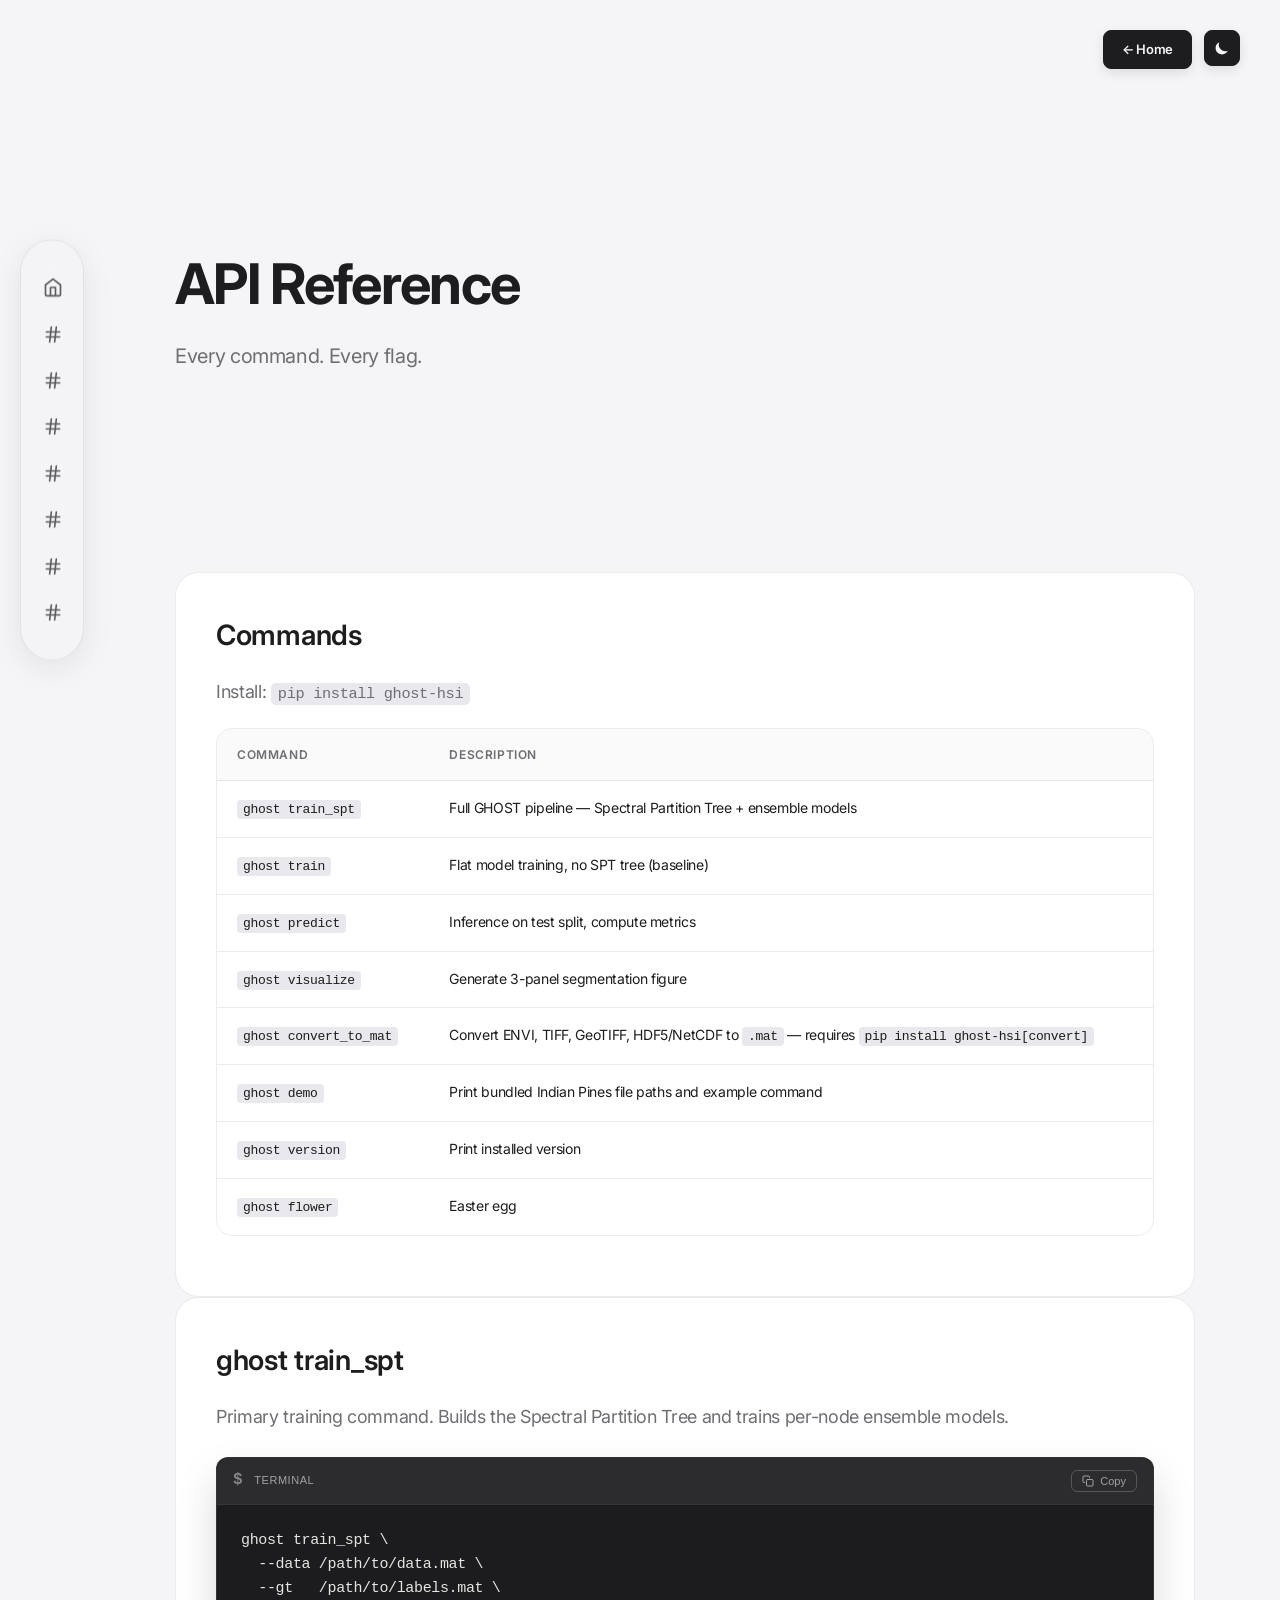
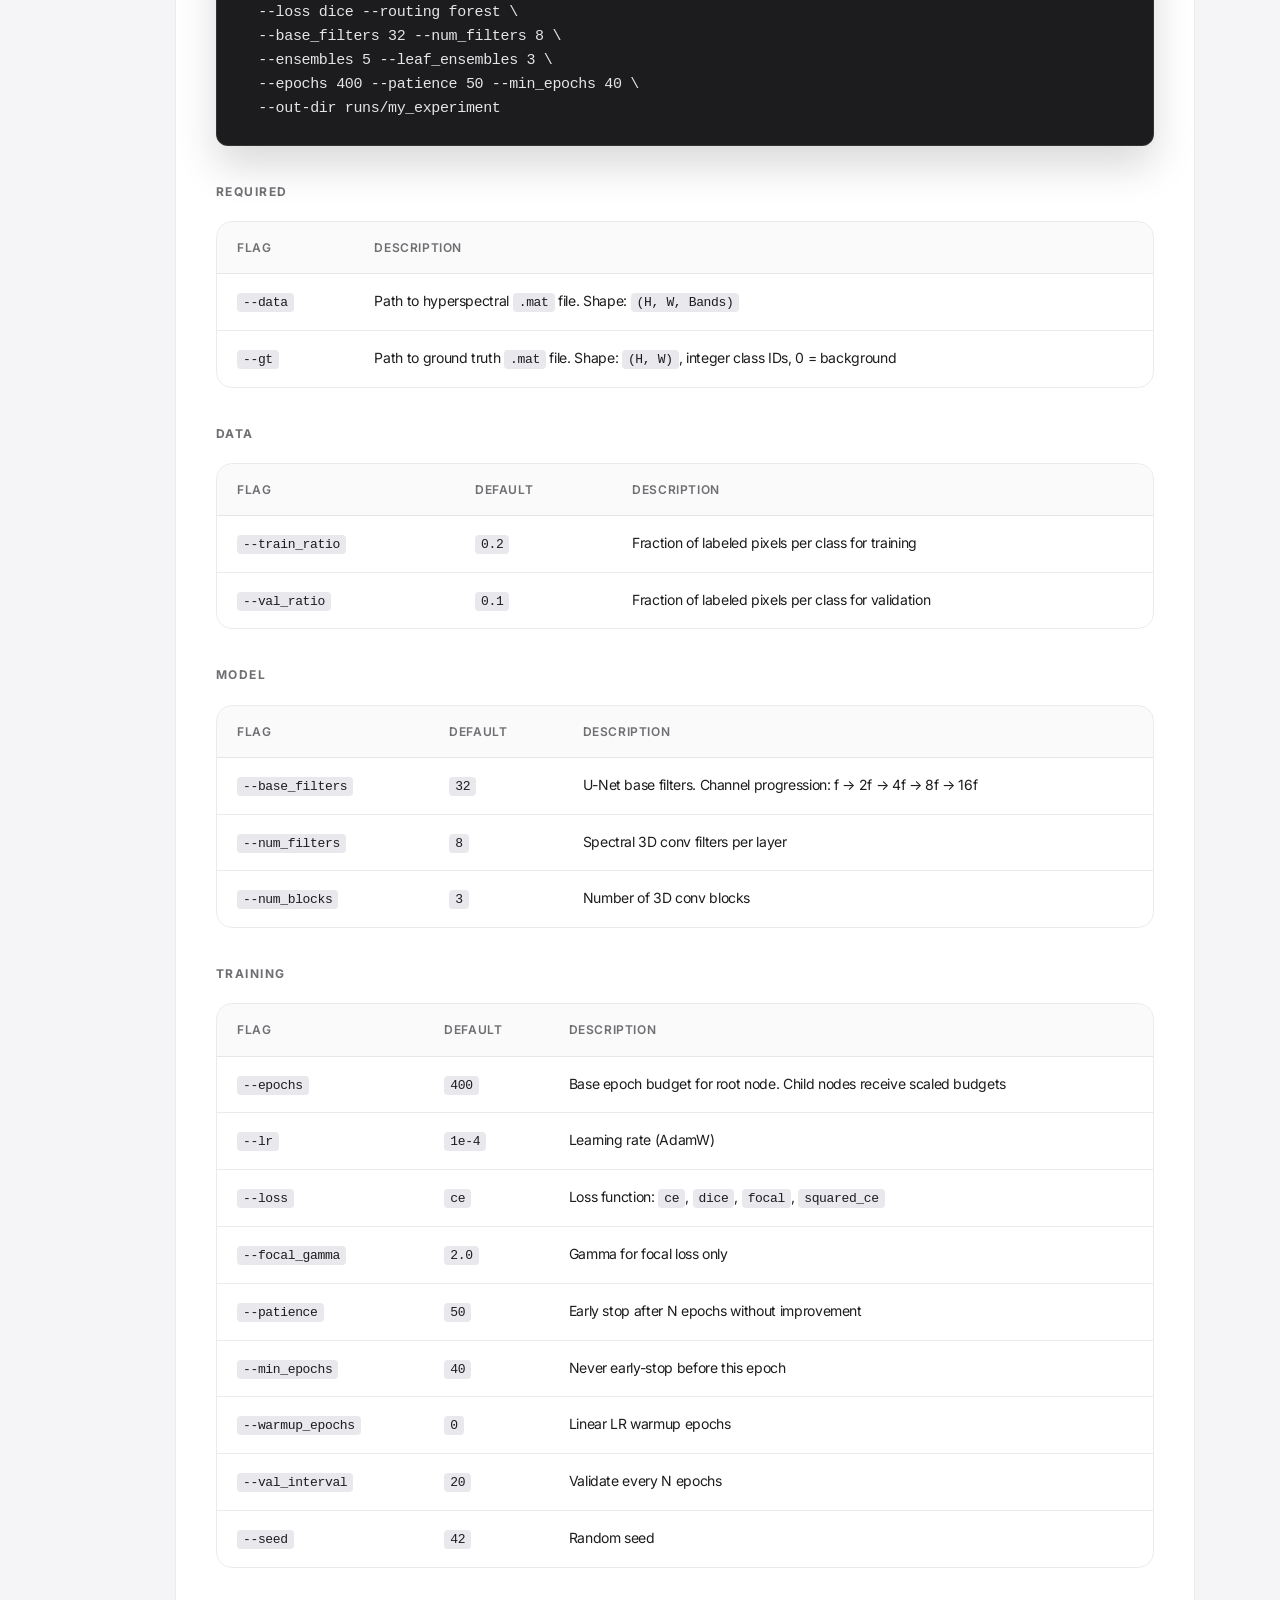
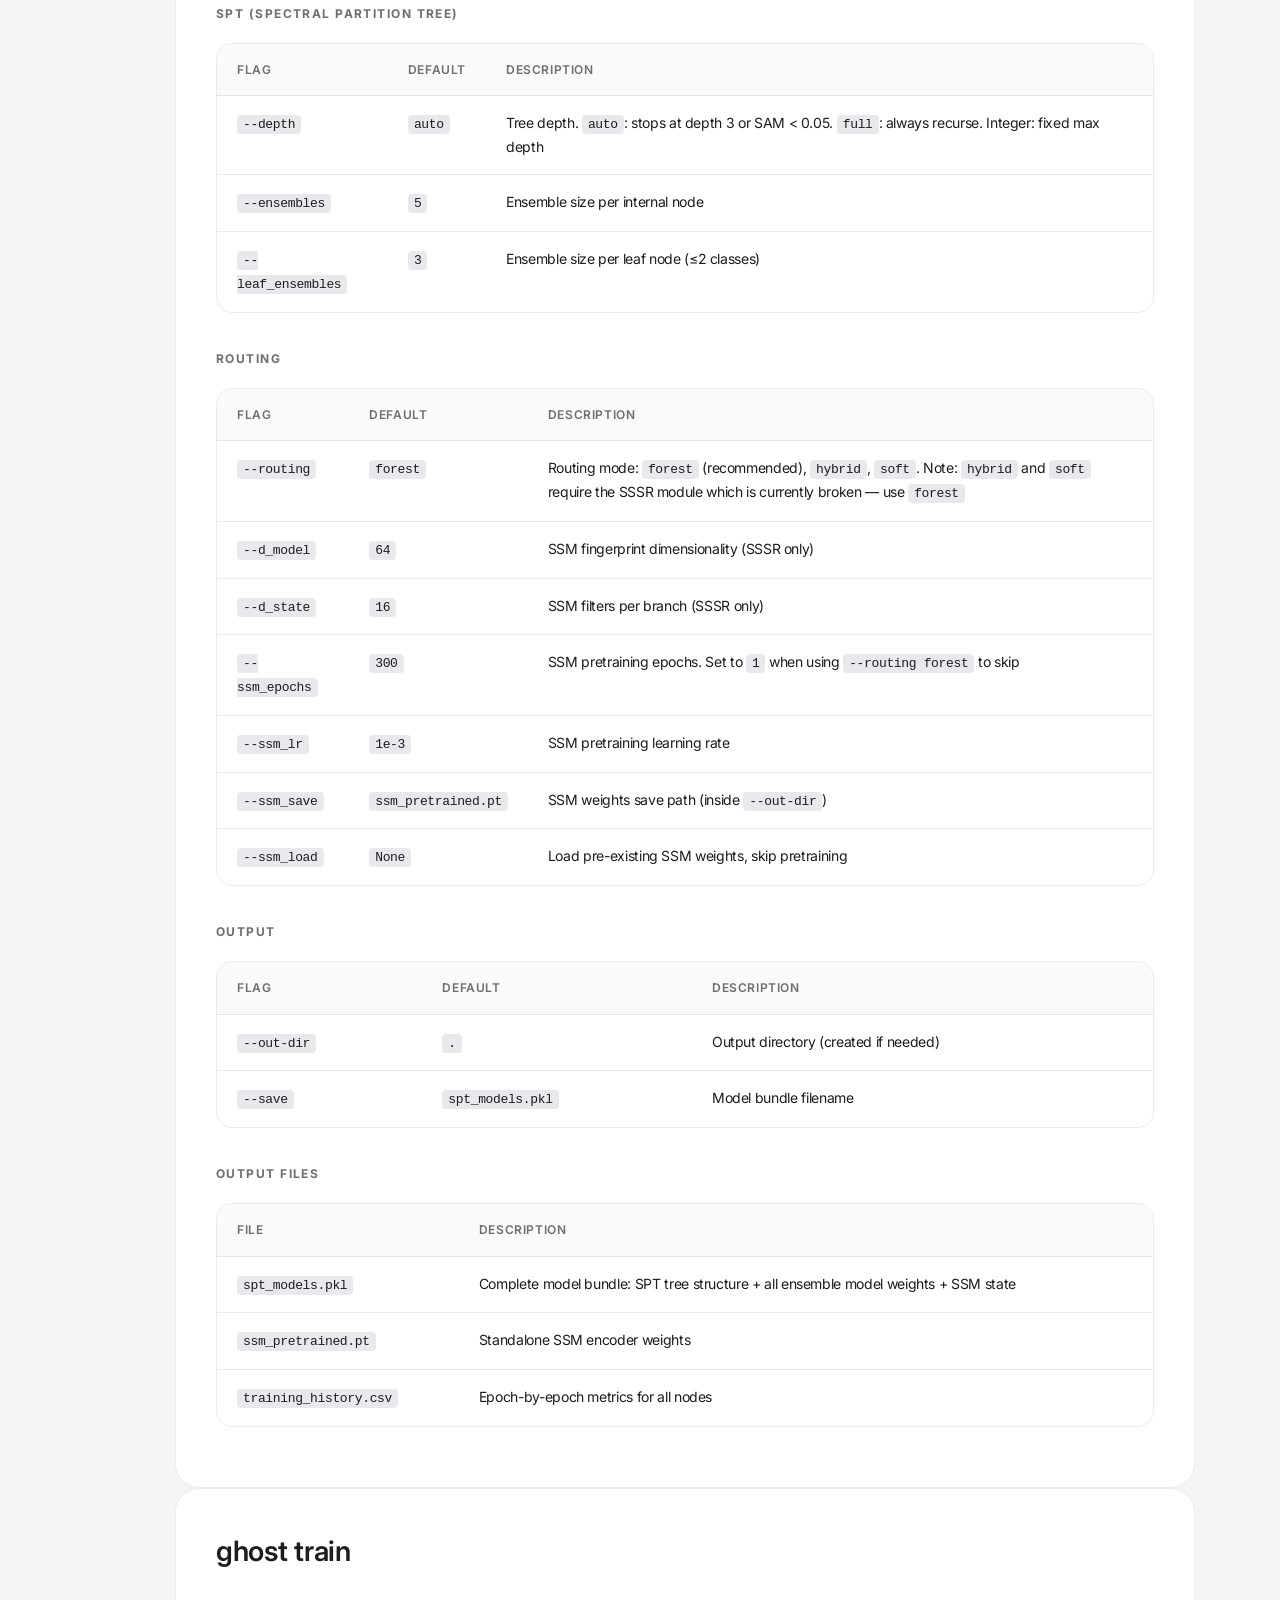
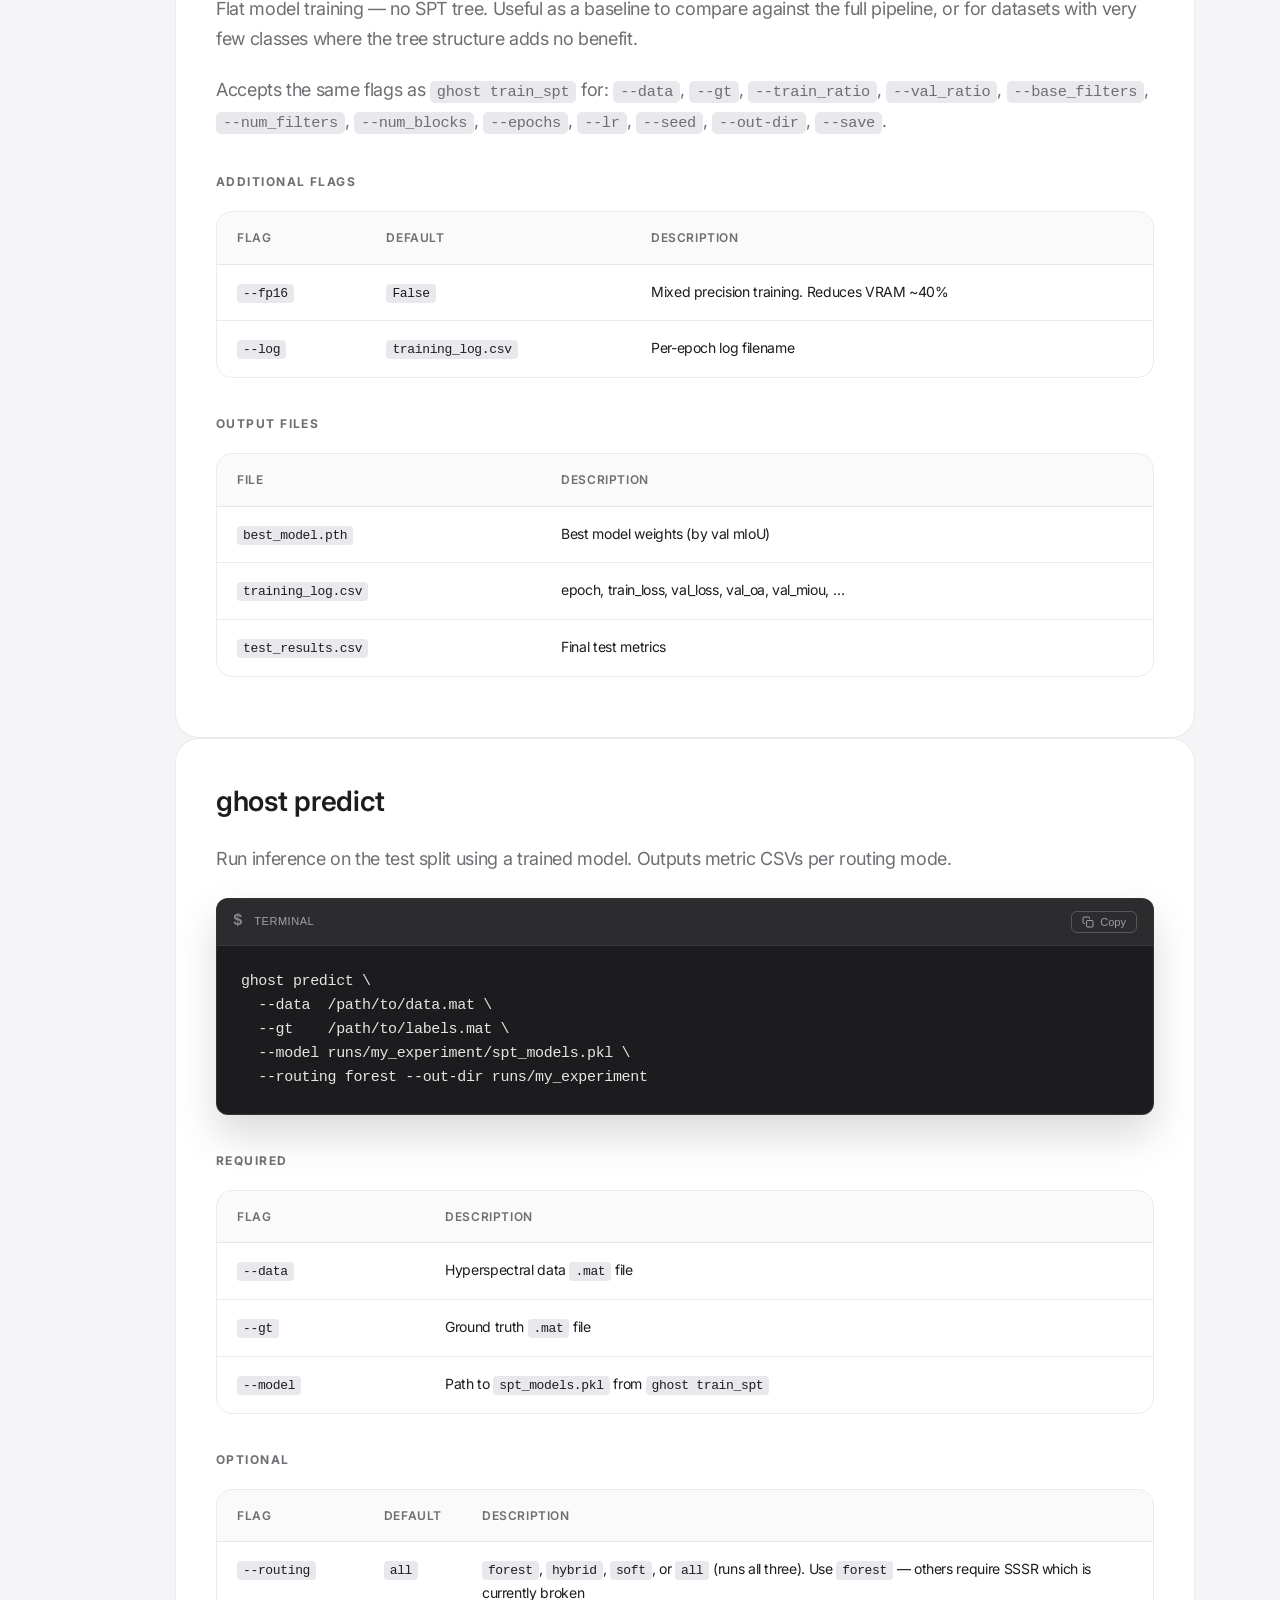
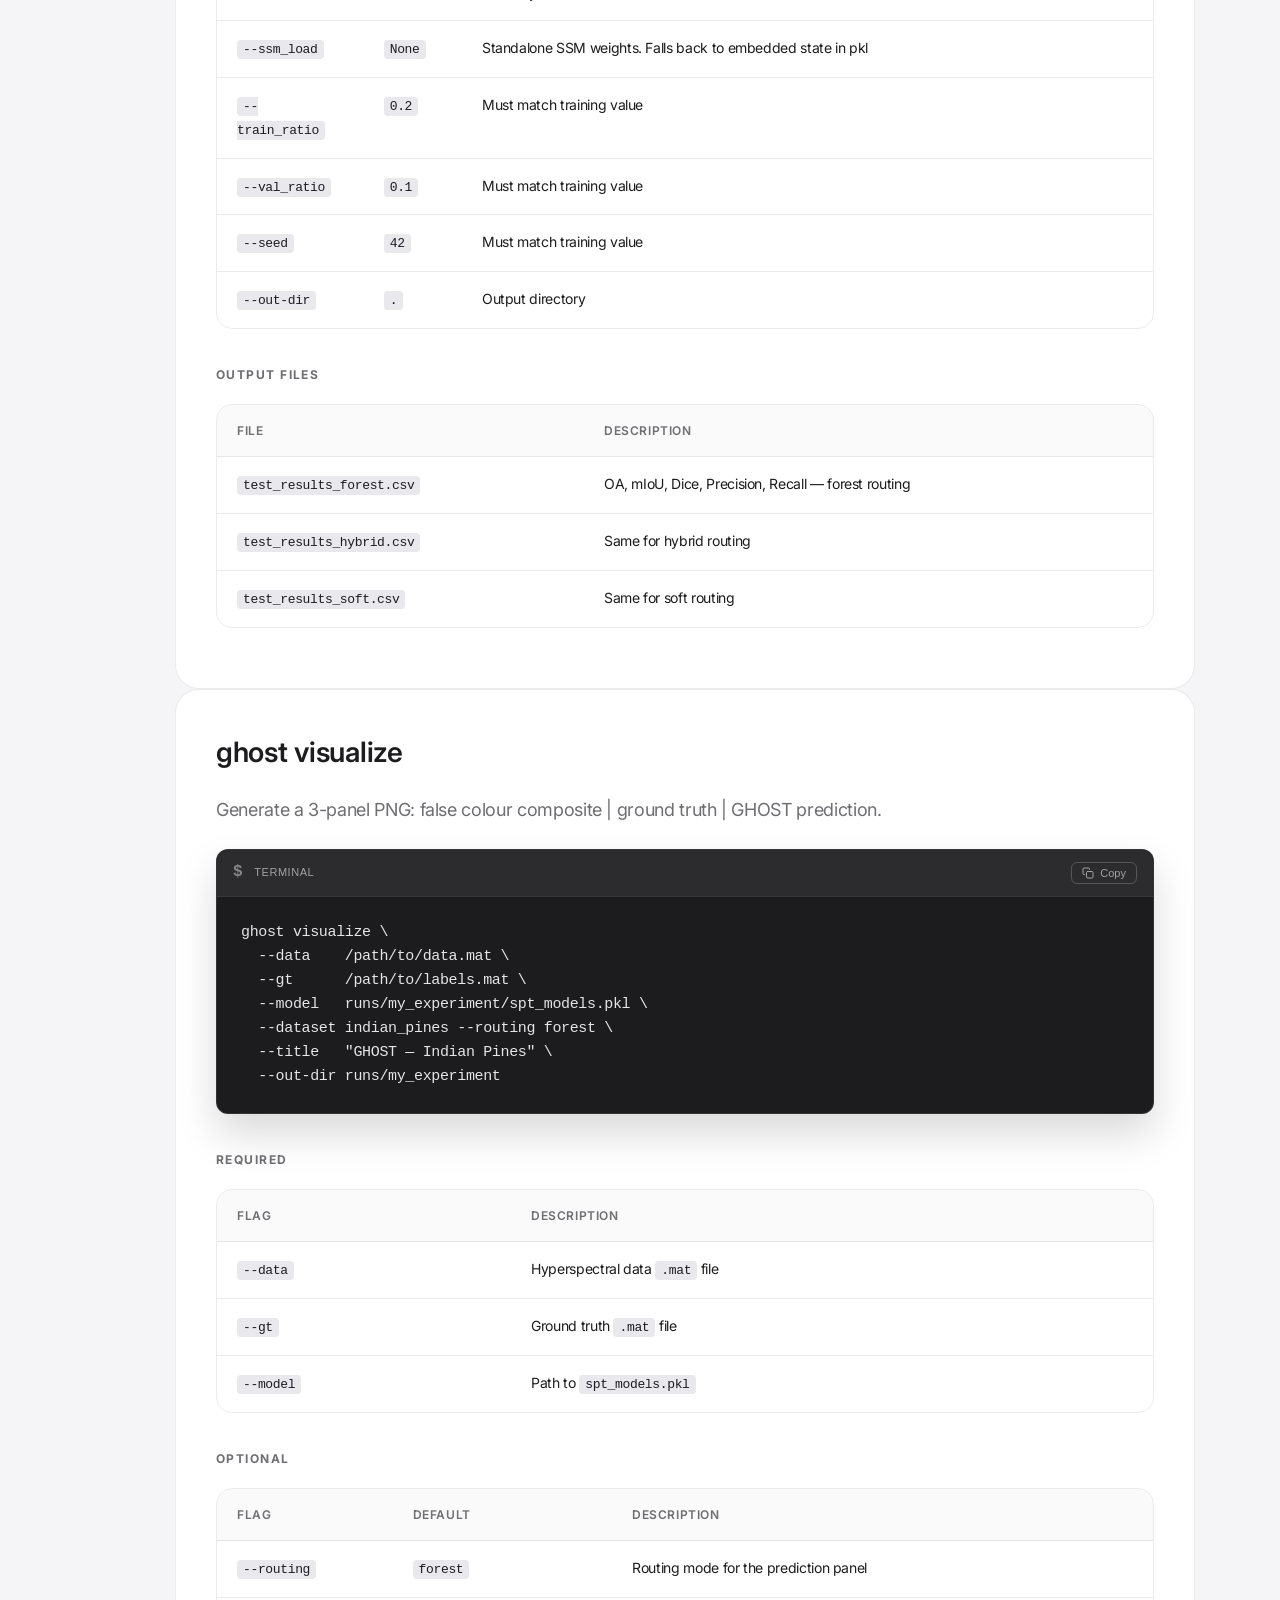
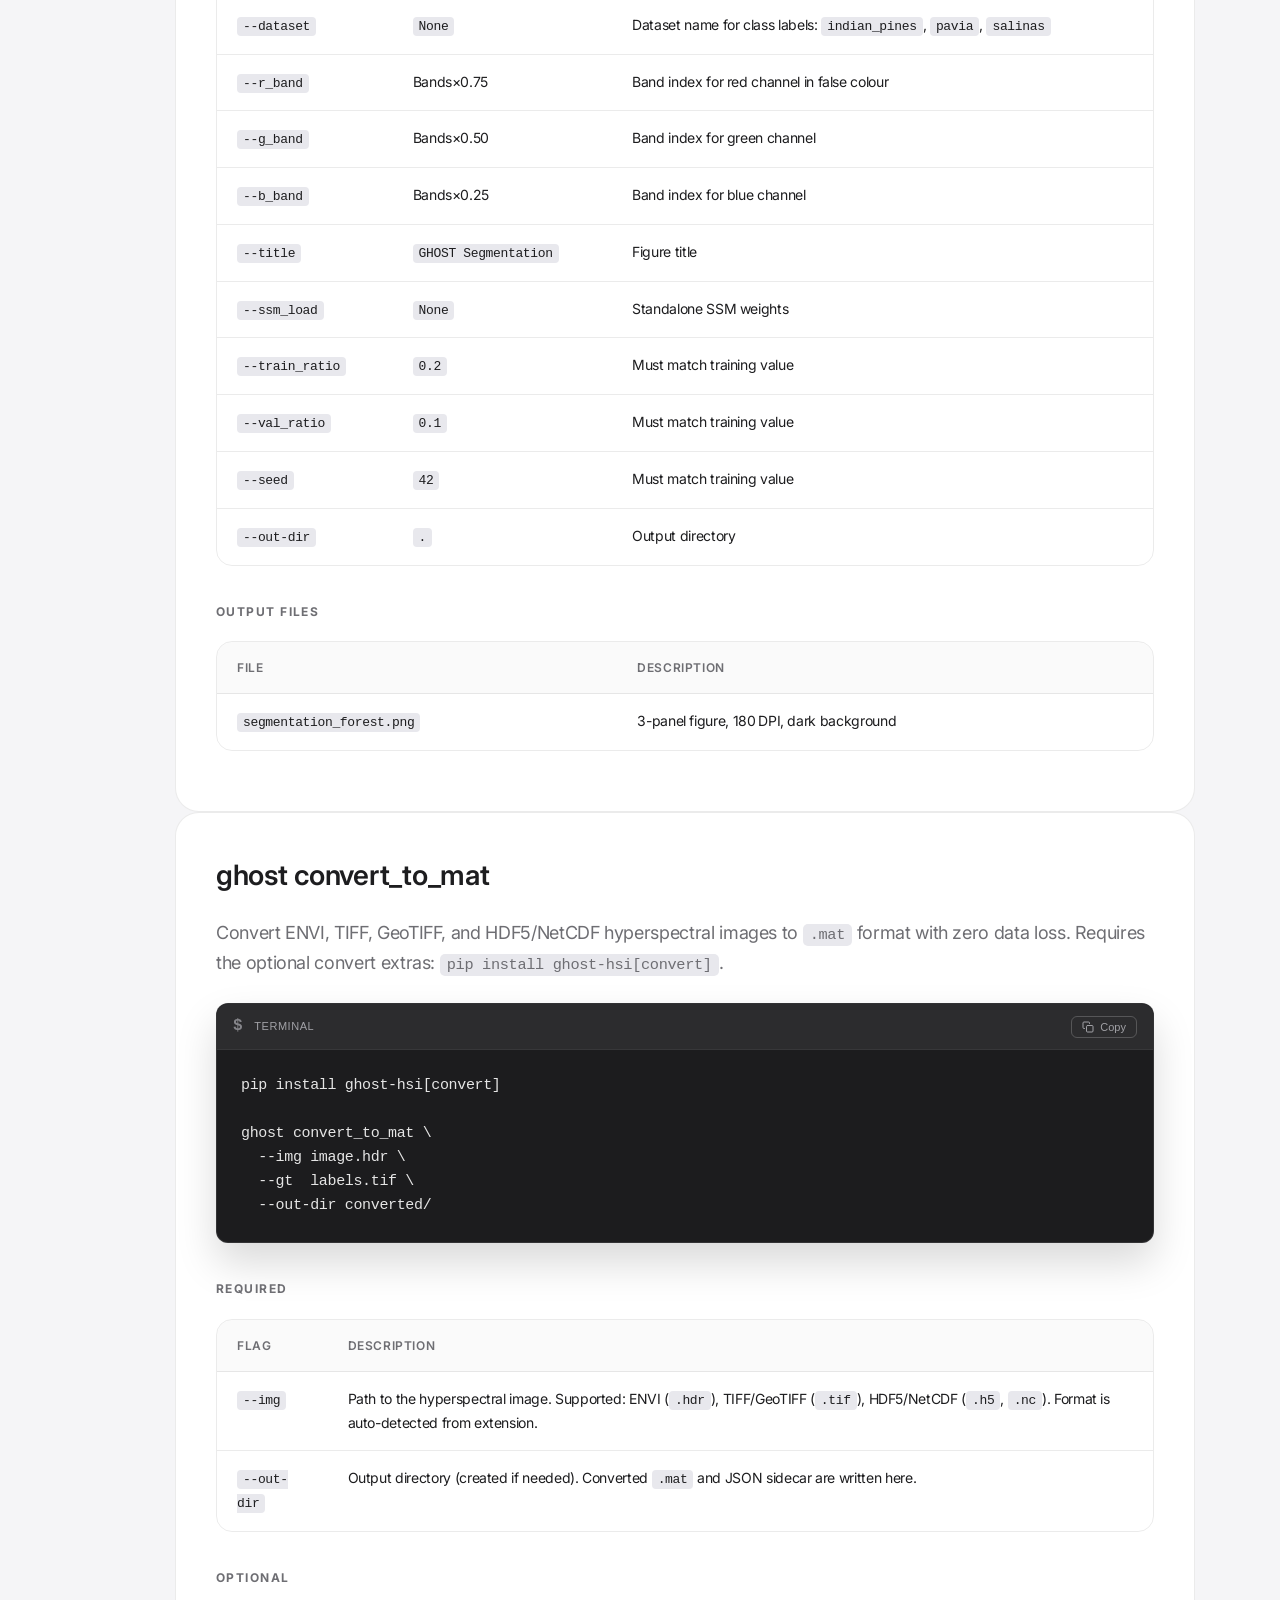
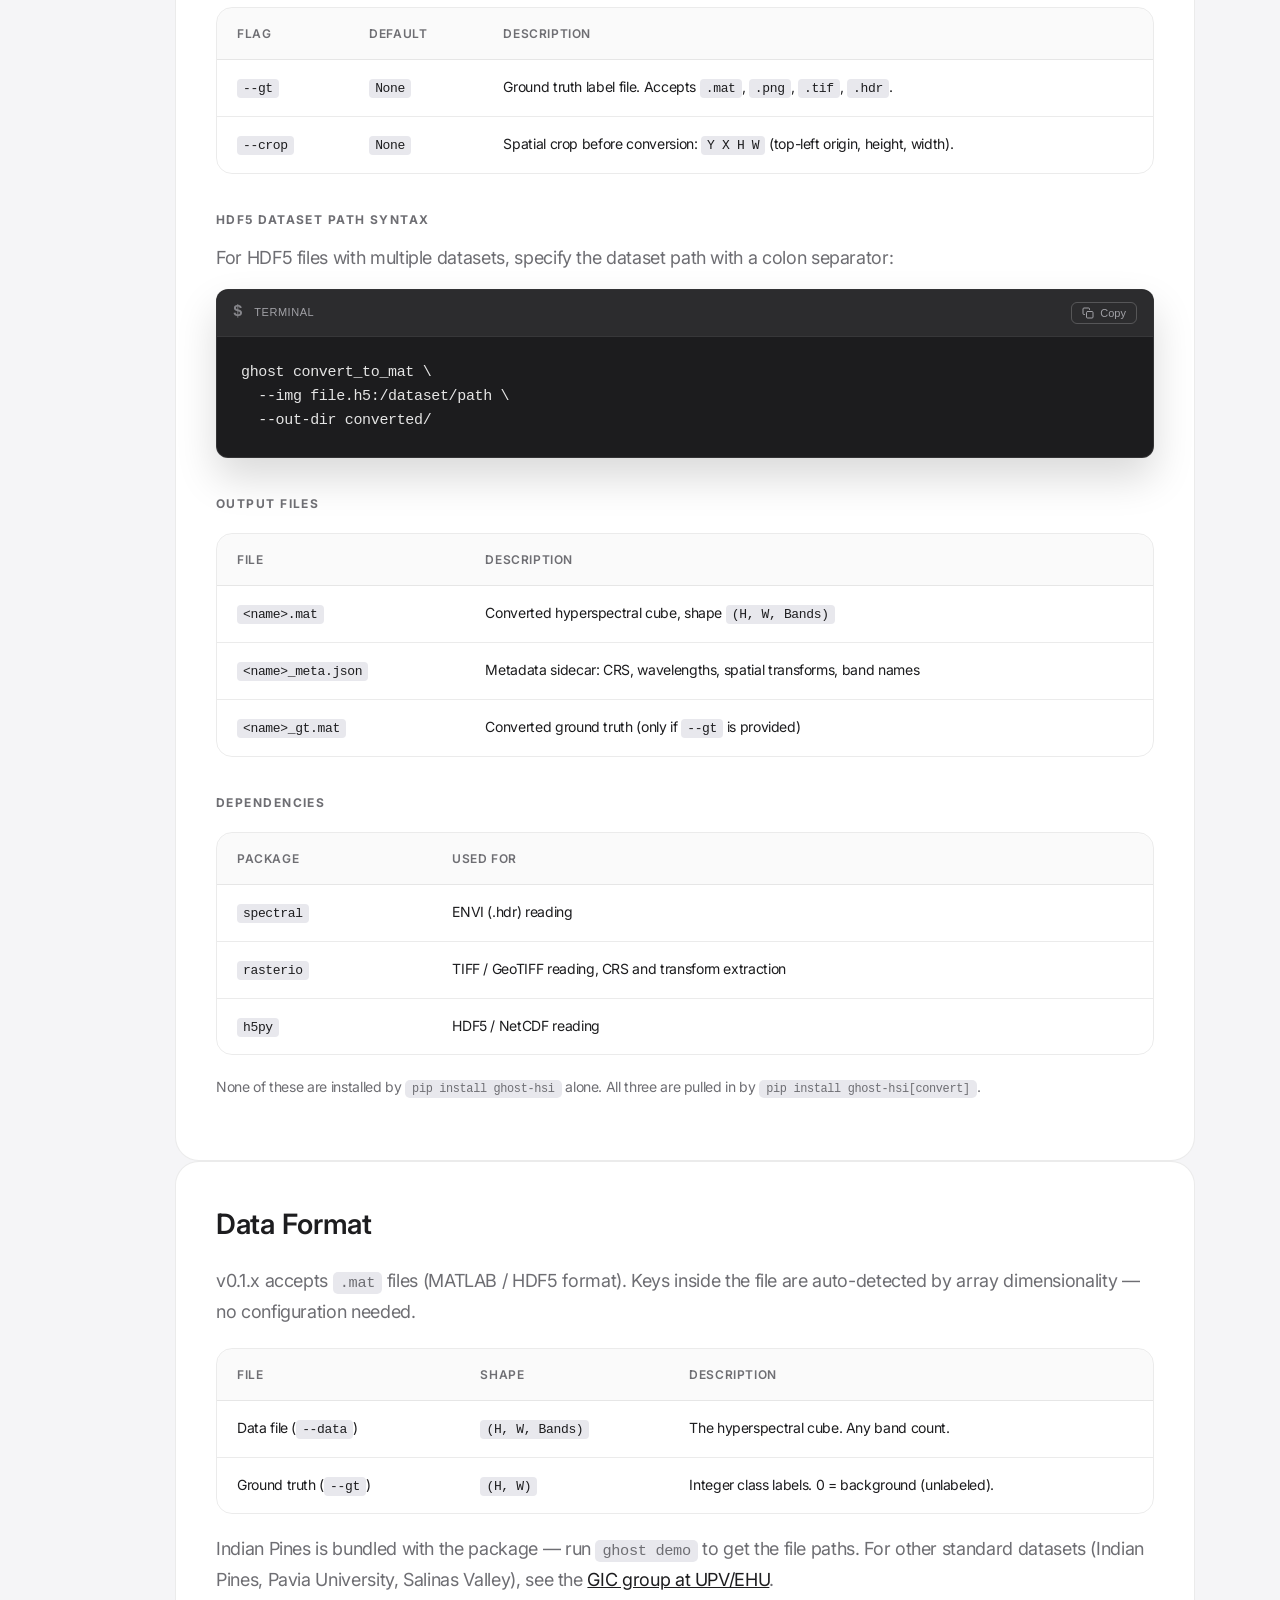
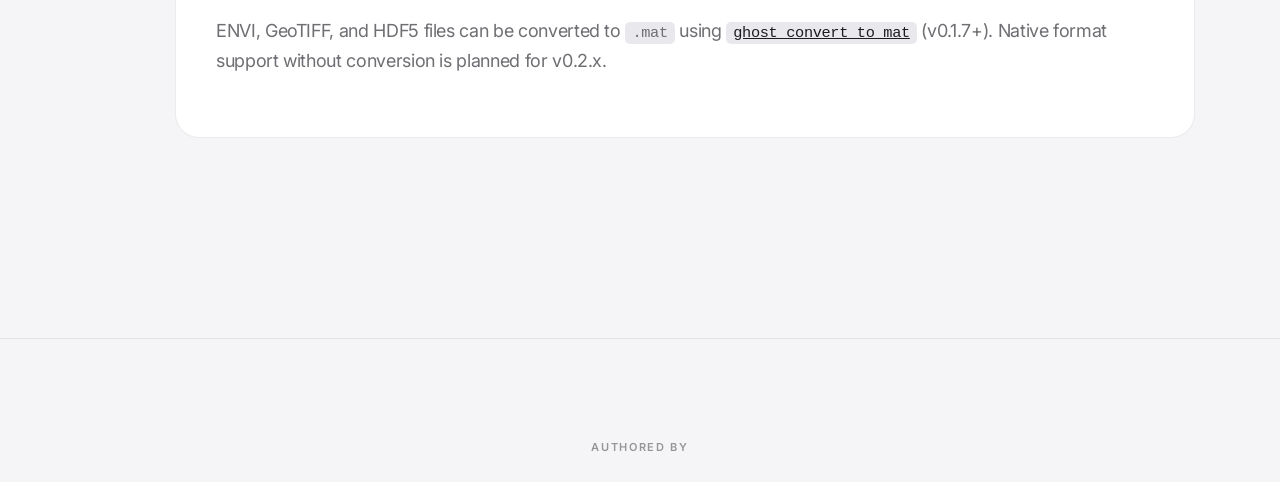
<file: api.html>
<!DOCTYPE html>
<html lang="en">

<head>
    <meta charset="UTF-8">
    <meta name="viewport" content="width=device-width, initial-scale=1.0">
    <title>GHOST | API Reference</title>
    <meta name="description" content="GHOST CLI API Reference — all commands and flags.">
    <link rel="stylesheet" href="style.css">
</head>

<body class="api-page">

    <div class="top-bar">
        <a href="index.html" class="top-btn">&#8592; Home</a>
        <button class="top-btn-icon" id="theme-toggle" aria-label="Toggle appearance">
            <svg id="theme-toggle-dark-icon" viewBox="0 0 20 20" xmlns="http://www.w3.org/2000/svg">
                <path d="M17.293 13.293A8 8 0 016.707 2.707a8.001 8.001 0 1010.586 10.586z"></path>
            </svg>
            <svg id="theme-toggle-light-icon" viewBox="0 0 20 20" xmlns="http://www.w3.org/2000/svg" style="display:none;">
                <path d="M10 2a1 1 0 011 1v1a1 1 0 11-2 0V3a1 1 0 011-1zm4 8a4 4 0 11-8 0 4 4 0 018 0zm-.464 4.95l.707.707a1 1 0 001.414-1.414l-.707-.707a1 1 0 00-1.414 1.414zm2.12-10.607a1 1 0 010 1.414l-.706.707a1 1 0 11-1.414-1.414l.707-.707a1 1 0 011.414 0zM17 11a1 1 0 100-2h-1a1 1 0 100 2h1zm-7 4a1 1 0 011 1v1a1 1 0 11-2 0v-1a1 1 0 011-1zM5.05 6.464A1 1 0 106.465 5.05l-.708-.707a1 1 0 00-1.414 1.414l.707.707zm1.414 8.486l-.707.707a1 1 0 01-1.414-1.414l.707-.707a1 1 0 011.414 1.414zM4 11a1 1 0 100-2H3a1 1 0 000 2h1z" fill-rule="evenodd" clip-rule="evenodd"></path>
            </svg>
        </button>
    </div>

    <nav>
        <a href="index.html">
            <svg width="20" height="20" viewBox="0 0 24 24" fill="none" stroke="currentColor" stroke-width="2"
                stroke-linecap="round" stroke-linejoin="round">
                <path d="m3 9 9-7 9 7v11a2 2 0 0 1-2 2H5a2 2 0 0 1-2-2z"></path>
                <polyline points="9 22 9 12 15 12 15 22"></polyline>
            </svg>
            <span>Home</span>
        </a>
        <a href="#commands" data-toc="commands">
            <svg width="20" height="20" viewBox="0 0 24 24" fill="none" stroke="currentColor" stroke-width="2"
                stroke-linecap="round" stroke-linejoin="round">
                <line x1="4" y1="9" x2="20" y2="9"></line>
                <line x1="4" y1="15" x2="20" y2="15"></line>
                <line x1="10" y1="3" x2="8" y2="21"></line>
                <line x1="16" y1="3" x2="14" y2="21"></line>
            </svg>
            <span>Commands</span>
        </a>
        <a href="#train-spt" data-toc="train-spt">
            <svg width="20" height="20" viewBox="0 0 24 24" fill="none" stroke="currentColor" stroke-width="2"
                stroke-linecap="round" stroke-linejoin="round">
                <line x1="4" y1="9" x2="20" y2="9"></line>
                <line x1="4" y1="15" x2="20" y2="15"></line>
                <line x1="10" y1="3" x2="8" y2="21"></line>
                <line x1="16" y1="3" x2="14" y2="21"></line>
            </svg>
            <span>train_spt</span>
        </a>
        <a href="#train" data-toc="train">
            <svg width="20" height="20" viewBox="0 0 24 24" fill="none" stroke="currentColor" stroke-width="2"
                stroke-linecap="round" stroke-linejoin="round">
                <line x1="4" y1="9" x2="20" y2="9"></line>
                <line x1="4" y1="15" x2="20" y2="15"></line>
                <line x1="10" y1="3" x2="8" y2="21"></line>
                <line x1="16" y1="3" x2="14" y2="21"></line>
            </svg>
            <span>train</span>
        </a>
        <a href="#predict" data-toc="predict">
            <svg width="20" height="20" viewBox="0 0 24 24" fill="none" stroke="currentColor" stroke-width="2"
                stroke-linecap="round" stroke-linejoin="round">
                <line x1="4" y1="9" x2="20" y2="9"></line>
                <line x1="4" y1="15" x2="20" y2="15"></line>
                <line x1="10" y1="3" x2="8" y2="21"></line>
                <line x1="16" y1="3" x2="14" y2="21"></line>
            </svg>
            <span>predict</span>
        </a>
        <a href="#visualize" data-toc="visualize">
            <svg width="20" height="20" viewBox="0 0 24 24" fill="none" stroke="currentColor" stroke-width="2"
                stroke-linecap="round" stroke-linejoin="round">
                <line x1="4" y1="9" x2="20" y2="9"></line>
                <line x1="4" y1="15" x2="20" y2="15"></line>
                <line x1="10" y1="3" x2="8" y2="21"></line>
                <line x1="16" y1="3" x2="14" y2="21"></line>
            </svg>
            <span>visualize</span>
        </a>
        <a href="#convert-to-mat" data-toc="convert-to-mat">
            <svg width="20" height="20" viewBox="0 0 24 24" fill="none" stroke="currentColor" stroke-width="2"
                stroke-linecap="round" stroke-linejoin="round">
                <line x1="4" y1="9" x2="20" y2="9"></line>
                <line x1="4" y1="15" x2="20" y2="15"></line>
                <line x1="10" y1="3" x2="8" y2="21"></line>
                <line x1="16" y1="3" x2="14" y2="21"></line>
            </svg>
            <span>convert_to_mat</span>
        </a>
        <a href="#data-format" data-toc="data-format">
            <svg width="20" height="20" viewBox="0 0 24 24" fill="none" stroke="currentColor" stroke-width="2"
                stroke-linecap="round" stroke-linejoin="round">
                <line x1="4" y1="9" x2="20" y2="9"></line>
                <line x1="4" y1="15" x2="20" y2="15"></line>
                <line x1="10" y1="3" x2="8" y2="21"></line>
                <line x1="16" y1="3" x2="14" y2="21"></line>
            </svg>
            <span>Data Format</span>
        </a>
    </nav>

    <main class="docs-main">
        <div class="docs-container">

            <section class="docs-header">
                <h1>API Reference</h1>
                <p class="subtitle">Every command. Every flag.</p>
            </section>

            <!-- Commands Overview -->
            <div class="docs-card" id="commands" data-section="commands">
                <h2>Commands</h2>
                <p>Install: <code>pip install ghost-hsi</code></p>
                <div class="api-table-wrapper">
                    <table class="api-table">
                        <thead>
                            <tr><th>Command</th><th>Description</th></tr>
                        </thead>
                        <tbody>
                            <tr><td><code>ghost train_spt</code></td><td>Full GHOST pipeline — Spectral Partition Tree + ensemble models</td></tr>
                            <tr><td><code>ghost train</code></td><td>Flat model training, no SPT tree (baseline)</td></tr>
                            <tr><td><code>ghost predict</code></td><td>Inference on test split, compute metrics</td></tr>
                            <tr><td><code>ghost visualize</code></td><td>Generate 3-panel segmentation figure</td></tr>
                            <tr><td><code>ghost convert_to_mat</code></td><td>Convert ENVI, TIFF, GeoTIFF, HDF5/NetCDF to <code>.mat</code> — requires <code>pip install ghost-hsi[convert]</code></td></tr>
                            <tr><td><code>ghost demo</code></td><td>Print bundled Indian Pines file paths and example command</td></tr>
                            <tr><td><code>ghost version</code></td><td>Print installed version</td></tr>
                            <tr><td><code>ghost flower</code></td><td>Easter egg</td></tr>
                        </tbody>
                    </table>
                </div>
            </div>

            <!-- ghost train_spt -->
            <div class="docs-card" id="train-spt" data-section="train-spt">
                <h2>ghost train_spt</h2>
                <p>Primary training command. Builds the Spectral Partition Tree and trains per-node ensemble models.</p>
                <div class="terminal-window" style="margin: 24px 0;">
                    <div class="terminal-header">
                        <div class="terminal-controls">
                            <span class="terminal-prompt">$</span>
                            <span class="terminal-title">Terminal</span>
                        </div>
                        <button class="terminal-copy-btn" data-copy-target="api-train-spt-example">
                            <svg width="12" height="12" viewBox="0 0 24 24" fill="none" stroke="currentColor"
                                stroke-width="2" stroke-linecap="round" stroke-linejoin="round">
                                <rect x="9" y="9" width="13" height="13" rx="2" ry="2"></rect>
                                <path d="M5 15H4a2 2 0 0 1-2-2V4a2 2 0 0 1 2-2h9a2 2 0 0 1 2 2v1"></path>
                            </svg>
                            <span>Copy</span>
                        </button>
                    </div>
                    <pre><code id="api-train-spt-example">ghost train_spt \
  --data /path/to/data.mat \
  --gt   /path/to/labels.mat \
  --loss dice --routing forest \
  --base_filters 32 --num_filters 8 \
  --ensembles 5 --leaf_ensembles 3 \
  --epochs 400 --patience 50 --min_epochs 40 \
  --out-dir runs/my_experiment</code></pre>
                </div>

                <h3 class="flag-group-title">Required</h3>
                <div class="api-table-wrapper">
                    <table class="api-table">
                        <thead><tr><th>Flag</th><th>Description</th></tr></thead>
                        <tbody>
                            <tr><td><code>--data</code></td><td>Path to hyperspectral <code>.mat</code> file. Shape: <code>(H, W, Bands)</code></td></tr>
                            <tr><td><code>--gt</code></td><td>Path to ground truth <code>.mat</code> file. Shape: <code>(H, W)</code>, integer class IDs, 0 = background</td></tr>
                        </tbody>
                    </table>
                </div>

                <h3 class="flag-group-title">Data</h3>
                <div class="api-table-wrapper">
                    <table class="api-table">
                        <thead><tr><th>Flag</th><th>Default</th><th>Description</th></tr></thead>
                        <tbody>
                            <tr><td><code>--train_ratio</code></td><td><code>0.2</code></td><td>Fraction of labeled pixels per class for training</td></tr>
                            <tr><td><code>--val_ratio</code></td><td><code>0.1</code></td><td>Fraction of labeled pixels per class for validation</td></tr>
                        </tbody>
                    </table>
                </div>

                <h3 class="flag-group-title">Model</h3>
                <div class="api-table-wrapper">
                    <table class="api-table">
                        <thead><tr><th>Flag</th><th>Default</th><th>Description</th></tr></thead>
                        <tbody>
                            <tr><td><code>--base_filters</code></td><td><code>32</code></td><td>U-Net base filters. Channel progression: f &rarr; 2f &rarr; 4f &rarr; 8f &rarr; 16f</td></tr>
                            <tr><td><code>--num_filters</code></td><td><code>8</code></td><td>Spectral 3D conv filters per layer</td></tr>
                            <tr><td><code>--num_blocks</code></td><td><code>3</code></td><td>Number of 3D conv blocks</td></tr>
                        </tbody>
                    </table>
                </div>

                <h3 class="flag-group-title">Training</h3>
                <div class="api-table-wrapper">
                    <table class="api-table">
                        <thead><tr><th>Flag</th><th>Default</th><th>Description</th></tr></thead>
                        <tbody>
                            <tr><td><code>--epochs</code></td><td><code>400</code></td><td>Base epoch budget for root node. Child nodes receive scaled budgets</td></tr>
                            <tr><td><code>--lr</code></td><td><code>1e-4</code></td><td>Learning rate (AdamW)</td></tr>
                            <tr><td><code>--loss</code></td><td><code>ce</code></td><td>Loss function: <code>ce</code>, <code>dice</code>, <code>focal</code>, <code>squared_ce</code></td></tr>
                            <tr><td><code>--focal_gamma</code></td><td><code>2.0</code></td><td>Gamma for focal loss only</td></tr>
                            <tr><td><code>--patience</code></td><td><code>50</code></td><td>Early stop after N epochs without improvement</td></tr>
                            <tr><td><code>--min_epochs</code></td><td><code>40</code></td><td>Never early-stop before this epoch</td></tr>
                            <tr><td><code>--warmup_epochs</code></td><td><code>0</code></td><td>Linear LR warmup epochs</td></tr>
                            <tr><td><code>--val_interval</code></td><td><code>20</code></td><td>Validate every N epochs</td></tr>
                            <tr><td><code>--seed</code></td><td><code>42</code></td><td>Random seed</td></tr>
                        </tbody>
                    </table>
                </div>

                <h3 class="flag-group-title">SPT (Spectral Partition Tree)</h3>
                <div class="api-table-wrapper">
                    <table class="api-table">
                        <thead><tr><th>Flag</th><th>Default</th><th>Description</th></tr></thead>
                        <tbody>
                            <tr><td><code>--depth</code></td><td><code>auto</code></td><td>Tree depth. <code>auto</code>: stops at depth 3 or SAM &lt; 0.05. <code>full</code>: always recurse. Integer: fixed max depth</td></tr>
                            <tr><td><code>--ensembles</code></td><td><code>5</code></td><td>Ensemble size per internal node</td></tr>
                            <tr><td><code>--leaf_ensembles</code></td><td><code>3</code></td><td>Ensemble size per leaf node (&le;2 classes)</td></tr>
                        </tbody>
                    </table>
                </div>

                <h3 class="flag-group-title">Routing</h3>
                <div class="api-table-wrapper">
                    <table class="api-table">
                        <thead><tr><th>Flag</th><th>Default</th><th>Description</th></tr></thead>
                        <tbody>
                            <tr><td><code>--routing</code></td><td><code>forest</code></td><td>Routing mode: <code>forest</code> (recommended), <code>hybrid</code>, <code>soft</code>. Note: <code>hybrid</code> and <code>soft</code> require the SSSR module which is currently broken — use <code>forest</code></td></tr>
                            <tr><td><code>--d_model</code></td><td><code>64</code></td><td>SSM fingerprint dimensionality (SSSR only)</td></tr>
                            <tr><td><code>--d_state</code></td><td><code>16</code></td><td>SSM filters per branch (SSSR only)</td></tr>
                            <tr><td><code>--ssm_epochs</code></td><td><code>300</code></td><td>SSM pretraining epochs. Set to <code>1</code> when using <code>--routing forest</code> to skip</td></tr>
                            <tr><td><code>--ssm_lr</code></td><td><code>1e-3</code></td><td>SSM pretraining learning rate</td></tr>
                            <tr><td><code>--ssm_save</code></td><td><code>ssm_pretrained.pt</code></td><td>SSM weights save path (inside <code>--out-dir</code>)</td></tr>
                            <tr><td><code>--ssm_load</code></td><td><code>None</code></td><td>Load pre-existing SSM weights, skip pretraining</td></tr>
                        </tbody>
                    </table>
                </div>

                <h3 class="flag-group-title">Output</h3>
                <div class="api-table-wrapper">
                    <table class="api-table">
                        <thead><tr><th>Flag</th><th>Default</th><th>Description</th></tr></thead>
                        <tbody>
                            <tr><td><code>--out-dir</code></td><td><code>.</code></td><td>Output directory (created if needed)</td></tr>
                            <tr><td><code>--save</code></td><td><code>spt_models.pkl</code></td><td>Model bundle filename</td></tr>
                        </tbody>
                    </table>
                </div>

                <h3 class="flag-group-title">Output Files</h3>
                <div class="api-table-wrapper">
                    <table class="api-table">
                        <thead><tr><th>File</th><th>Description</th></tr></thead>
                        <tbody>
                            <tr><td><code>spt_models.pkl</code></td><td>Complete model bundle: SPT tree structure + all ensemble model weights + SSM state</td></tr>
                            <tr><td><code>ssm_pretrained.pt</code></td><td>Standalone SSM encoder weights</td></tr>
                            <tr><td><code>training_history.csv</code></td><td>Epoch-by-epoch metrics for all nodes</td></tr>
                        </tbody>
                    </table>
                </div>
            </div>

            <!-- ghost train -->
            <div class="docs-card" id="train" data-section="train">
                <h2>ghost train</h2>
                <p>Flat model training — no SPT tree. Useful as a baseline to compare against the full pipeline, or for datasets with very few classes where the tree structure adds no benefit.</p>
                <p>Accepts the same flags as <code>ghost train_spt</code> for: <code>--data</code>, <code>--gt</code>, <code>--train_ratio</code>, <code>--val_ratio</code>, <code>--base_filters</code>, <code>--num_filters</code>, <code>--num_blocks</code>, <code>--epochs</code>, <code>--lr</code>, <code>--seed</code>, <code>--out-dir</code>, <code>--save</code>.</p>

                <h3 class="flag-group-title">Additional Flags</h3>
                <div class="api-table-wrapper">
                    <table class="api-table">
                        <thead><tr><th>Flag</th><th>Default</th><th>Description</th></tr></thead>
                        <tbody>
                            <tr><td><code>--fp16</code></td><td><code>False</code></td><td>Mixed precision training. Reduces VRAM ~40%</td></tr>
                            <tr><td><code>--log</code></td><td><code>training_log.csv</code></td><td>Per-epoch log filename</td></tr>
                        </tbody>
                    </table>
                </div>

                <h3 class="flag-group-title">Output Files</h3>
                <div class="api-table-wrapper">
                    <table class="api-table">
                        <thead><tr><th>File</th><th>Description</th></tr></thead>
                        <tbody>
                            <tr><td><code>best_model.pth</code></td><td>Best model weights (by val mIoU)</td></tr>
                            <tr><td><code>training_log.csv</code></td><td>epoch, train_loss, val_loss, val_oa, val_miou, &hellip;</td></tr>
                            <tr><td><code>test_results.csv</code></td><td>Final test metrics</td></tr>
                        </tbody>
                    </table>
                </div>
            </div>

            <!-- ghost predict -->
            <div class="docs-card" id="predict" data-section="predict">
                <h2>ghost predict</h2>
                <p>Run inference on the test split using a trained model. Outputs metric CSVs per routing mode.</p>
                <div class="terminal-window" style="margin: 24px 0;">
                    <div class="terminal-header">
                        <div class="terminal-controls">
                            <span class="terminal-prompt">$</span>
                            <span class="terminal-title">Terminal</span>
                        </div>
                        <button class="terminal-copy-btn" data-copy-target="api-predict-example">
                            <svg width="12" height="12" viewBox="0 0 24 24" fill="none" stroke="currentColor"
                                stroke-width="2" stroke-linecap="round" stroke-linejoin="round">
                                <rect x="9" y="9" width="13" height="13" rx="2" ry="2"></rect>
                                <path d="M5 15H4a2 2 0 0 1-2-2V4a2 2 0 0 1 2-2h9a2 2 0 0 1 2 2v1"></path>
                            </svg>
                            <span>Copy</span>
                        </button>
                    </div>
                    <pre><code id="api-predict-example">ghost predict \
  --data  /path/to/data.mat \
  --gt    /path/to/labels.mat \
  --model runs/my_experiment/spt_models.pkl \
  --routing forest --out-dir runs/my_experiment</code></pre>
                </div>

                <h3 class="flag-group-title">Required</h3>
                <div class="api-table-wrapper">
                    <table class="api-table">
                        <thead><tr><th>Flag</th><th>Description</th></tr></thead>
                        <tbody>
                            <tr><td><code>--data</code></td><td>Hyperspectral data <code>.mat</code> file</td></tr>
                            <tr><td><code>--gt</code></td><td>Ground truth <code>.mat</code> file</td></tr>
                            <tr><td><code>--model</code></td><td>Path to <code>spt_models.pkl</code> from <code>ghost train_spt</code></td></tr>
                        </tbody>
                    </table>
                </div>

                <h3 class="flag-group-title">Optional</h3>
                <div class="api-table-wrapper">
                    <table class="api-table">
                        <thead><tr><th>Flag</th><th>Default</th><th>Description</th></tr></thead>
                        <tbody>
                            <tr><td><code>--routing</code></td><td><code>all</code></td><td><code>forest</code>, <code>hybrid</code>, <code>soft</code>, or <code>all</code> (runs all three). Use <code>forest</code> — others require SSSR which is currently broken</td></tr>
                            <tr><td><code>--ssm_load</code></td><td><code>None</code></td><td>Standalone SSM weights. Falls back to embedded state in pkl</td></tr>
                            <tr><td><code>--train_ratio</code></td><td><code>0.2</code></td><td>Must match training value</td></tr>
                            <tr><td><code>--val_ratio</code></td><td><code>0.1</code></td><td>Must match training value</td></tr>
                            <tr><td><code>--seed</code></td><td><code>42</code></td><td>Must match training value</td></tr>
                            <tr><td><code>--out-dir</code></td><td><code>.</code></td><td>Output directory</td></tr>
                        </tbody>
                    </table>
                </div>

                <h3 class="flag-group-title">Output Files</h3>
                <div class="api-table-wrapper">
                    <table class="api-table">
                        <thead><tr><th>File</th><th>Description</th></tr></thead>
                        <tbody>
                            <tr><td><code>test_results_forest.csv</code></td><td>OA, mIoU, Dice, Precision, Recall — forest routing</td></tr>
                            <tr><td><code>test_results_hybrid.csv</code></td><td>Same for hybrid routing</td></tr>
                            <tr><td><code>test_results_soft.csv</code></td><td>Same for soft routing</td></tr>
                        </tbody>
                    </table>
                </div>
            </div>

            <!-- ghost visualize -->
            <div class="docs-card" id="visualize" data-section="visualize">
                <h2>ghost visualize</h2>
                <p>Generate a 3-panel PNG: false colour composite | ground truth | GHOST prediction.</p>
                <div class="terminal-window" style="margin: 24px 0;">
                    <div class="terminal-header">
                        <div class="terminal-controls">
                            <span class="terminal-prompt">$</span>
                            <span class="terminal-title">Terminal</span>
                        </div>
                        <button class="terminal-copy-btn" data-copy-target="api-visualize-example">
                            <svg width="12" height="12" viewBox="0 0 24 24" fill="none" stroke="currentColor"
                                stroke-width="2" stroke-linecap="round" stroke-linejoin="round">
                                <rect x="9" y="9" width="13" height="13" rx="2" ry="2"></rect>
                                <path d="M5 15H4a2 2 0 0 1-2-2V4a2 2 0 0 1 2-2h9a2 2 0 0 1 2 2v1"></path>
                            </svg>
                            <span>Copy</span>
                        </button>
                    </div>
                    <pre><code id="api-visualize-example">ghost visualize \
  --data    /path/to/data.mat \
  --gt      /path/to/labels.mat \
  --model   runs/my_experiment/spt_models.pkl \
  --dataset indian_pines --routing forest \
  --title   "GHOST — Indian Pines" \
  --out-dir runs/my_experiment</code></pre>
                </div>

                <h3 class="flag-group-title">Required</h3>
                <div class="api-table-wrapper">
                    <table class="api-table">
                        <thead><tr><th>Flag</th><th>Description</th></tr></thead>
                        <tbody>
                            <tr><td><code>--data</code></td><td>Hyperspectral data <code>.mat</code> file</td></tr>
                            <tr><td><code>--gt</code></td><td>Ground truth <code>.mat</code> file</td></tr>
                            <tr><td><code>--model</code></td><td>Path to <code>spt_models.pkl</code></td></tr>
                        </tbody>
                    </table>
                </div>

                <h3 class="flag-group-title">Optional</h3>
                <div class="api-table-wrapper">
                    <table class="api-table">
                        <thead><tr><th>Flag</th><th>Default</th><th>Description</th></tr></thead>
                        <tbody>
                            <tr><td><code>--routing</code></td><td><code>forest</code></td><td>Routing mode for the prediction panel</td></tr>
                            <tr><td><code>--dataset</code></td><td><code>None</code></td><td>Dataset name for class labels: <code>indian_pines</code>, <code>pavia</code>, <code>salinas</code></td></tr>
                            <tr><td><code>--r_band</code></td><td>Bands&times;0.75</td><td>Band index for red channel in false colour</td></tr>
                            <tr><td><code>--g_band</code></td><td>Bands&times;0.50</td><td>Band index for green channel</td></tr>
                            <tr><td><code>--b_band</code></td><td>Bands&times;0.25</td><td>Band index for blue channel</td></tr>
                            <tr><td><code>--title</code></td><td><code>GHOST Segmentation</code></td><td>Figure title</td></tr>
                            <tr><td><code>--ssm_load</code></td><td><code>None</code></td><td>Standalone SSM weights</td></tr>
                            <tr><td><code>--train_ratio</code></td><td><code>0.2</code></td><td>Must match training value</td></tr>
                            <tr><td><code>--val_ratio</code></td><td><code>0.1</code></td><td>Must match training value</td></tr>
                            <tr><td><code>--seed</code></td><td><code>42</code></td><td>Must match training value</td></tr>
                            <tr><td><code>--out-dir</code></td><td><code>.</code></td><td>Output directory</td></tr>
                        </tbody>
                    </table>
                </div>

                <h3 class="flag-group-title">Output Files</h3>
                <div class="api-table-wrapper">
                    <table class="api-table">
                        <thead><tr><th>File</th><th>Description</th></tr></thead>
                        <tbody>
                            <tr><td><code>segmentation_forest.png</code></td><td>3-panel figure, 180&thinsp;DPI, dark background</td></tr>
                        </tbody>
                    </table>
                </div>
            </div>

            <!-- ghost convert_to_mat -->
            <div class="docs-card" id="convert-to-mat" data-section="convert-to-mat">
                <h2>ghost convert_to_mat</h2>
                <p>Convert ENVI, TIFF, GeoTIFF, and HDF5/NetCDF hyperspectral images to <code>.mat</code> format with zero data loss. Requires the optional convert extras: <code>pip install ghost-hsi[convert]</code>.</p>
                <div class="terminal-window" style="margin: 24px 0;">
                    <div class="terminal-header">
                        <div class="terminal-controls">
                            <span class="terminal-prompt">$</span>
                            <span class="terminal-title">Terminal</span>
                        </div>
                        <button class="terminal-copy-btn" data-copy-target="api-convert-example">
                            <svg width="12" height="12" viewBox="0 0 24 24" fill="none" stroke="currentColor"
                                stroke-width="2" stroke-linecap="round" stroke-linejoin="round">
                                <rect x="9" y="9" width="13" height="13" rx="2" ry="2"></rect>
                                <path d="M5 15H4a2 2 0 0 1-2-2V4a2 2 0 0 1 2-2h9a2 2 0 0 1 2 2v1"></path>
                            </svg>
                            <span>Copy</span>
                        </button>
                    </div>
                    <pre><code id="api-convert-example">pip install ghost-hsi[convert]

ghost convert_to_mat \
  --img image.hdr \
  --gt  labels.tif \
  --out-dir converted/</code></pre>
                </div>

                <h3 class="flag-group-title">Required</h3>
                <div class="api-table-wrapper">
                    <table class="api-table">
                        <thead><tr><th>Flag</th><th>Description</th></tr></thead>
                        <tbody>
                            <tr><td><code>--img</code></td><td>Path to the hyperspectral image. Supported: ENVI (<code>.hdr</code>), TIFF/GeoTIFF (<code>.tif</code>), HDF5/NetCDF (<code>.h5</code>, <code>.nc</code>). Format is auto-detected from extension.</td></tr>
                            <tr><td><code>--out-dir</code></td><td>Output directory (created if needed). Converted <code>.mat</code> and JSON sidecar are written here.</td></tr>
                        </tbody>
                    </table>
                </div>

                <h3 class="flag-group-title">Optional</h3>
                <div class="api-table-wrapper">
                    <table class="api-table">
                        <thead><tr><th>Flag</th><th>Default</th><th>Description</th></tr></thead>
                        <tbody>
                            <tr><td><code>--gt</code></td><td><code>None</code></td><td>Ground truth label file. Accepts <code>.mat</code>, <code>.png</code>, <code>.tif</code>, <code>.hdr</code>.</td></tr>
                            <tr><td><code>--crop</code></td><td><code>None</code></td><td>Spatial crop before conversion: <code>Y X H W</code> (top-left origin, height, width).</td></tr>
                        </tbody>
                    </table>
                </div>

                <h3 class="flag-group-title">HDF5 dataset path syntax</h3>
                <p style="margin-bottom:16px;">For HDF5 files with multiple datasets, specify the dataset path with a colon separator:</p>
                <div class="terminal-window" style="margin-bottom: 24px;">
                    <div class="terminal-header">
                        <div class="terminal-controls">
                            <span class="terminal-prompt">$</span>
                            <span class="terminal-title">Terminal</span>
                        </div>
                        <button class="terminal-copy-btn" data-copy-target="api-convert-h5-example">
                            <svg width="12" height="12" viewBox="0 0 24 24" fill="none" stroke="currentColor"
                                stroke-width="2" stroke-linecap="round" stroke-linejoin="round">
                                <rect x="9" y="9" width="13" height="13" rx="2" ry="2"></rect>
                                <path d="M5 15H4a2 2 0 0 1-2-2V4a2 2 0 0 1 2-2h9a2 2 0 0 1 2 2v1"></path>
                            </svg>
                            <span>Copy</span>
                        </button>
                    </div>
                    <pre><code id="api-convert-h5-example">ghost convert_to_mat \
  --img file.h5:/dataset/path \
  --out-dir converted/</code></pre>
                </div>

                <h3 class="flag-group-title">Output Files</h3>
                <div class="api-table-wrapper">
                    <table class="api-table">
                        <thead><tr><th>File</th><th>Description</th></tr></thead>
                        <tbody>
                            <tr><td><code>&lt;name&gt;.mat</code></td><td>Converted hyperspectral cube, shape <code>(H, W, Bands)</code></td></tr>
                            <tr><td><code>&lt;name&gt;_meta.json</code></td><td>Metadata sidecar: CRS, wavelengths, spatial transforms, band names</td></tr>
                            <tr><td><code>&lt;name&gt;_gt.mat</code></td><td>Converted ground truth (only if <code>--gt</code> is provided)</td></tr>
                        </tbody>
                    </table>
                </div>

                <h3 class="flag-group-title">Dependencies</h3>
                <div class="api-table-wrapper">
                    <table class="api-table">
                        <thead><tr><th>Package</th><th>Used for</th></tr></thead>
                        <tbody>
                            <tr><td><code>spectral</code></td><td>ENVI (.hdr) reading</td></tr>
                            <tr><td><code>rasterio</code></td><td>TIFF / GeoTIFF reading, CRS and transform extraction</td></tr>
                            <tr><td><code>h5py</code></td><td>HDF5 / NetCDF reading</td></tr>
                        </tbody>
                    </table>
                </div>
                <p style="margin-top:4px; font-size:14px; color:var(--text-secondary);">None of these are installed by <code>pip install ghost-hsi</code> alone. All three are pulled in by <code>pip install ghost-hsi[convert]</code>.</p>
            </div>

            <!-- Data Format -->
            <div class="docs-card" id="data-format" data-section="data-format">
                <h2>Data Format</h2>
                <p>v0.1.x accepts <code>.mat</code> files (MATLAB / HDF5 format). Keys inside the file are auto-detected by array dimensionality — no configuration needed.</p>
                <div class="api-table-wrapper">
                    <table class="api-table">
                        <thead><tr><th>File</th><th>Shape</th><th>Description</th></tr></thead>
                        <tbody>
                            <tr><td>Data file (<code>--data</code>)</td><td><code>(H, W, Bands)</code></td><td>The hyperspectral cube. Any band count.</td></tr>
                            <tr><td>Ground truth (<code>--gt</code>)</td><td><code>(H, W)</code></td><td>Integer class labels. 0 = background (unlabeled).</td></tr>
                        </tbody>
                    </table>
                </div>
                <p style="margin-top: 20px;">Indian Pines is bundled with the package — run <code>ghost demo</code> to get the file paths. For other standard datasets (Indian Pines, Pavia University, Salinas Valley), see the <a href="http://www.ehu.eus/ccwintco/index.php/Hyperspectral_Remote_Sensing_Scenes" target="_blank" style="color: var(--text-primary); text-decoration: underline;">GIC group at UPV/EHU</a>.</p>
                <p style="margin-top: 12px;">ENVI, GeoTIFF, and HDF5 files can be converted to <code>.mat</code> using <a href="#convert-to-mat" style="color: var(--text-primary); text-decoration: underline;"><code>ghost convert_to_mat</code></a> (v0.1.7+). Native format support without conversion is planned for v0.2.x.</p>
            </div>

        </div>
    </main>

    <footer>
        <div class="docs-container footer-content">
            <div class="footer-authors">
                <span class="footer-label">Authored by</span>
                <div class="author-links">
                    <a href="https://github.com/IshuIsAwake" target="_blank">IshuIsAwake</a>
                    <span class="author-separator">&bull;</span>
                    <a href="https://github.com/AnakinSkywalker0" target="_blank">AnakinSkywalker0</a>
                </div>
            </div>
        </div>
    </footer>

    <script src="script.js"></script>
</body>

</html>
</file>
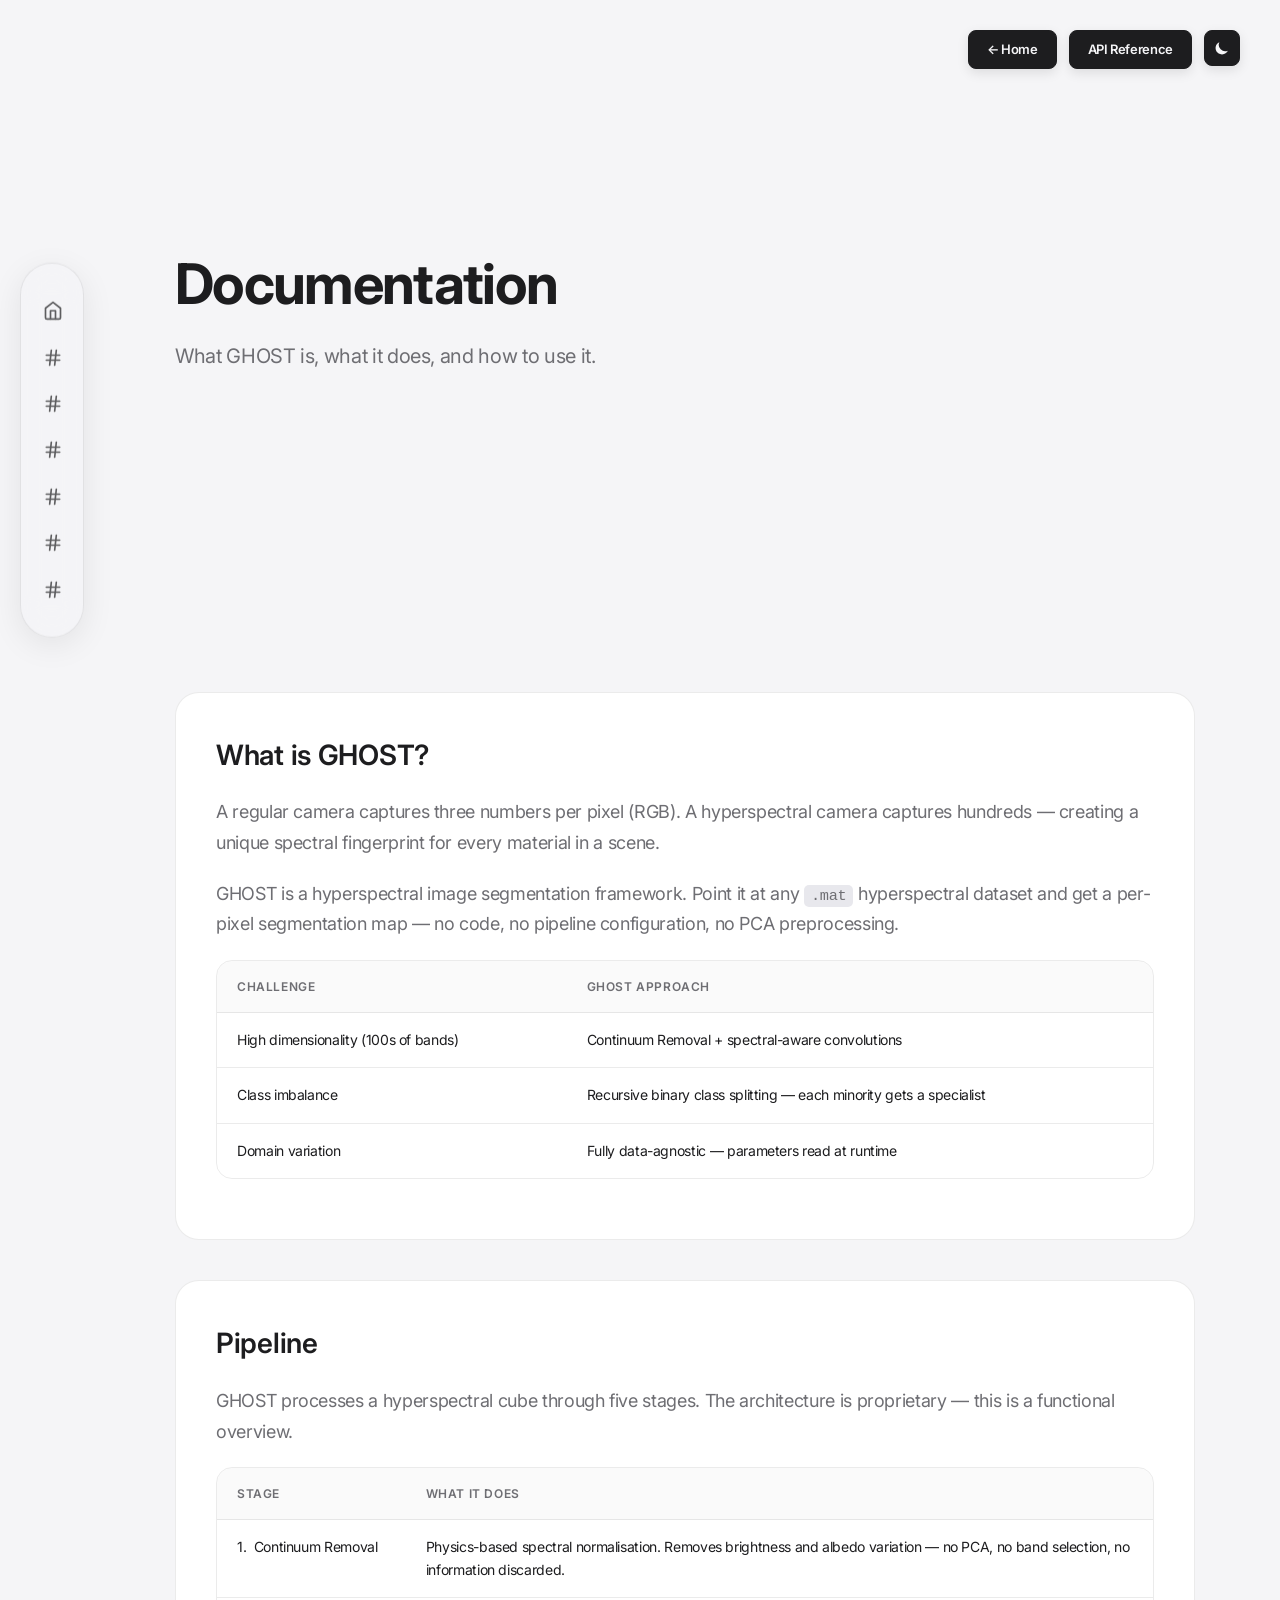
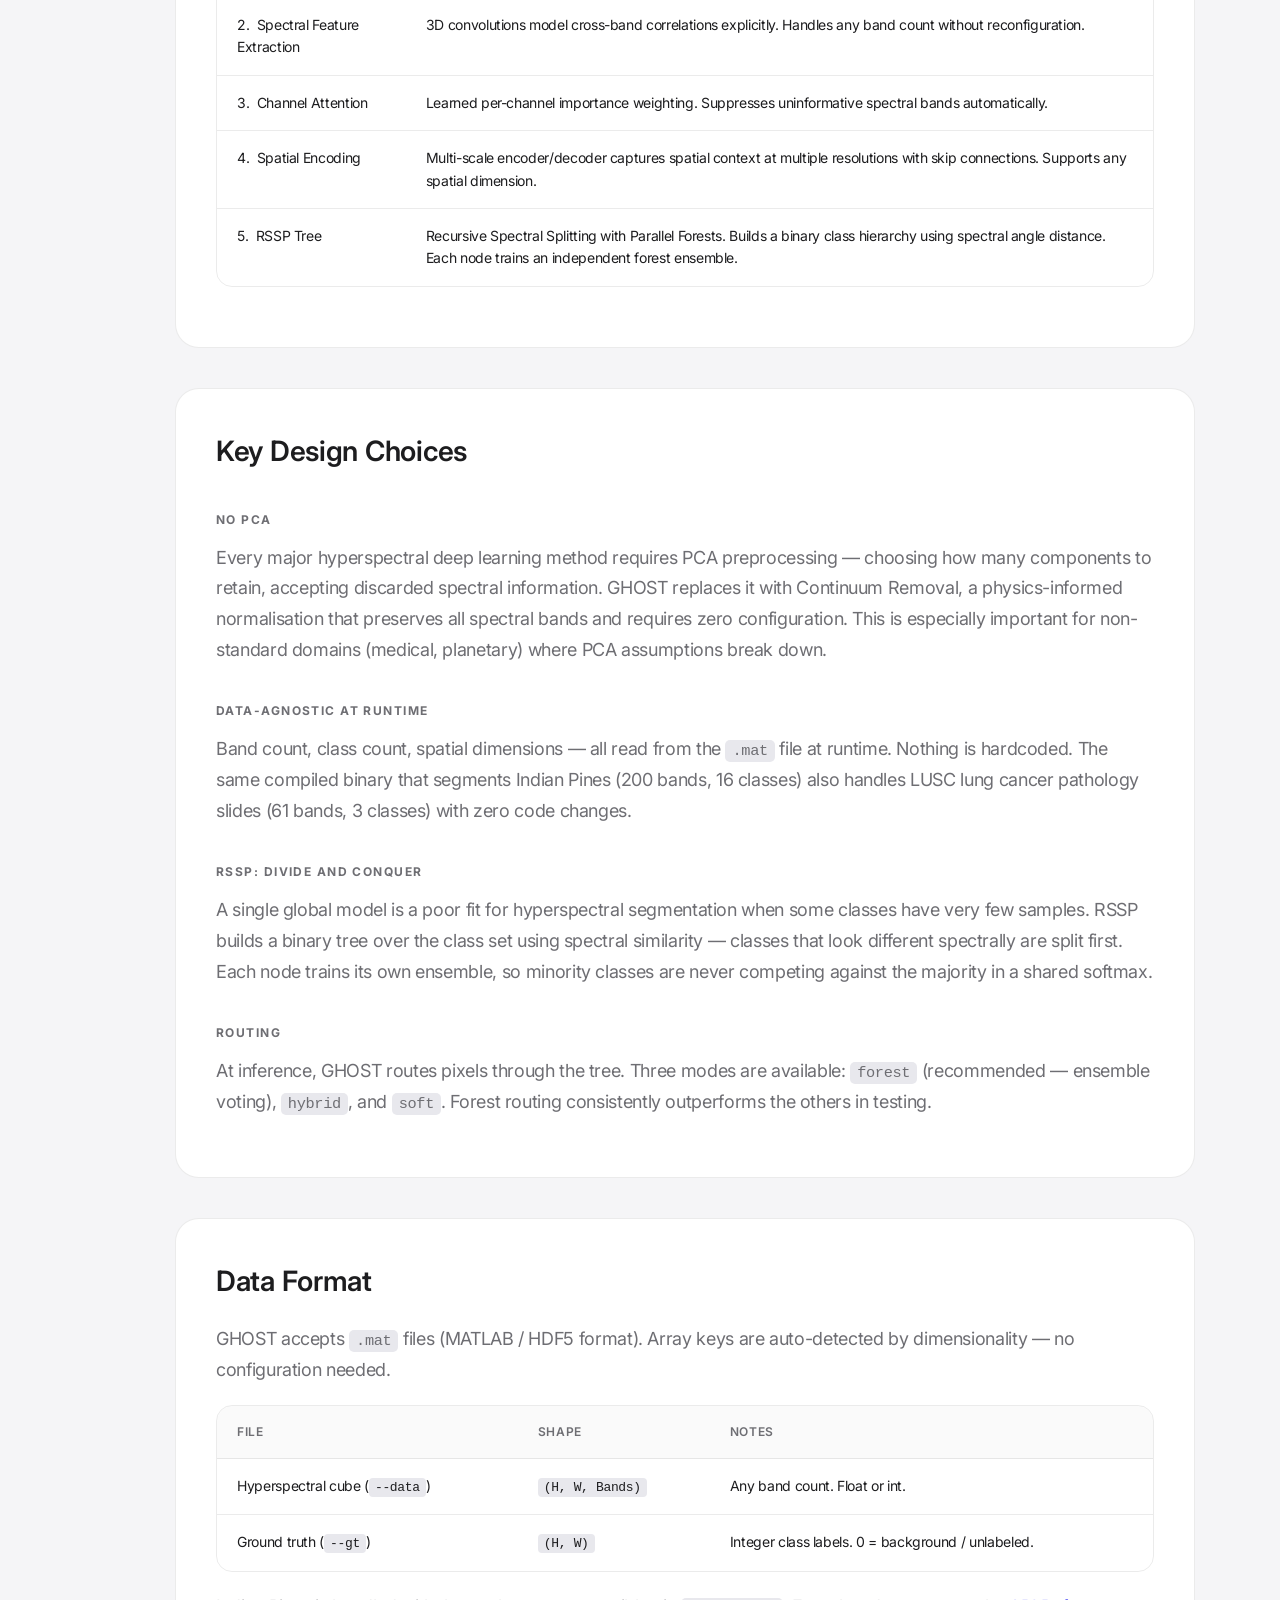
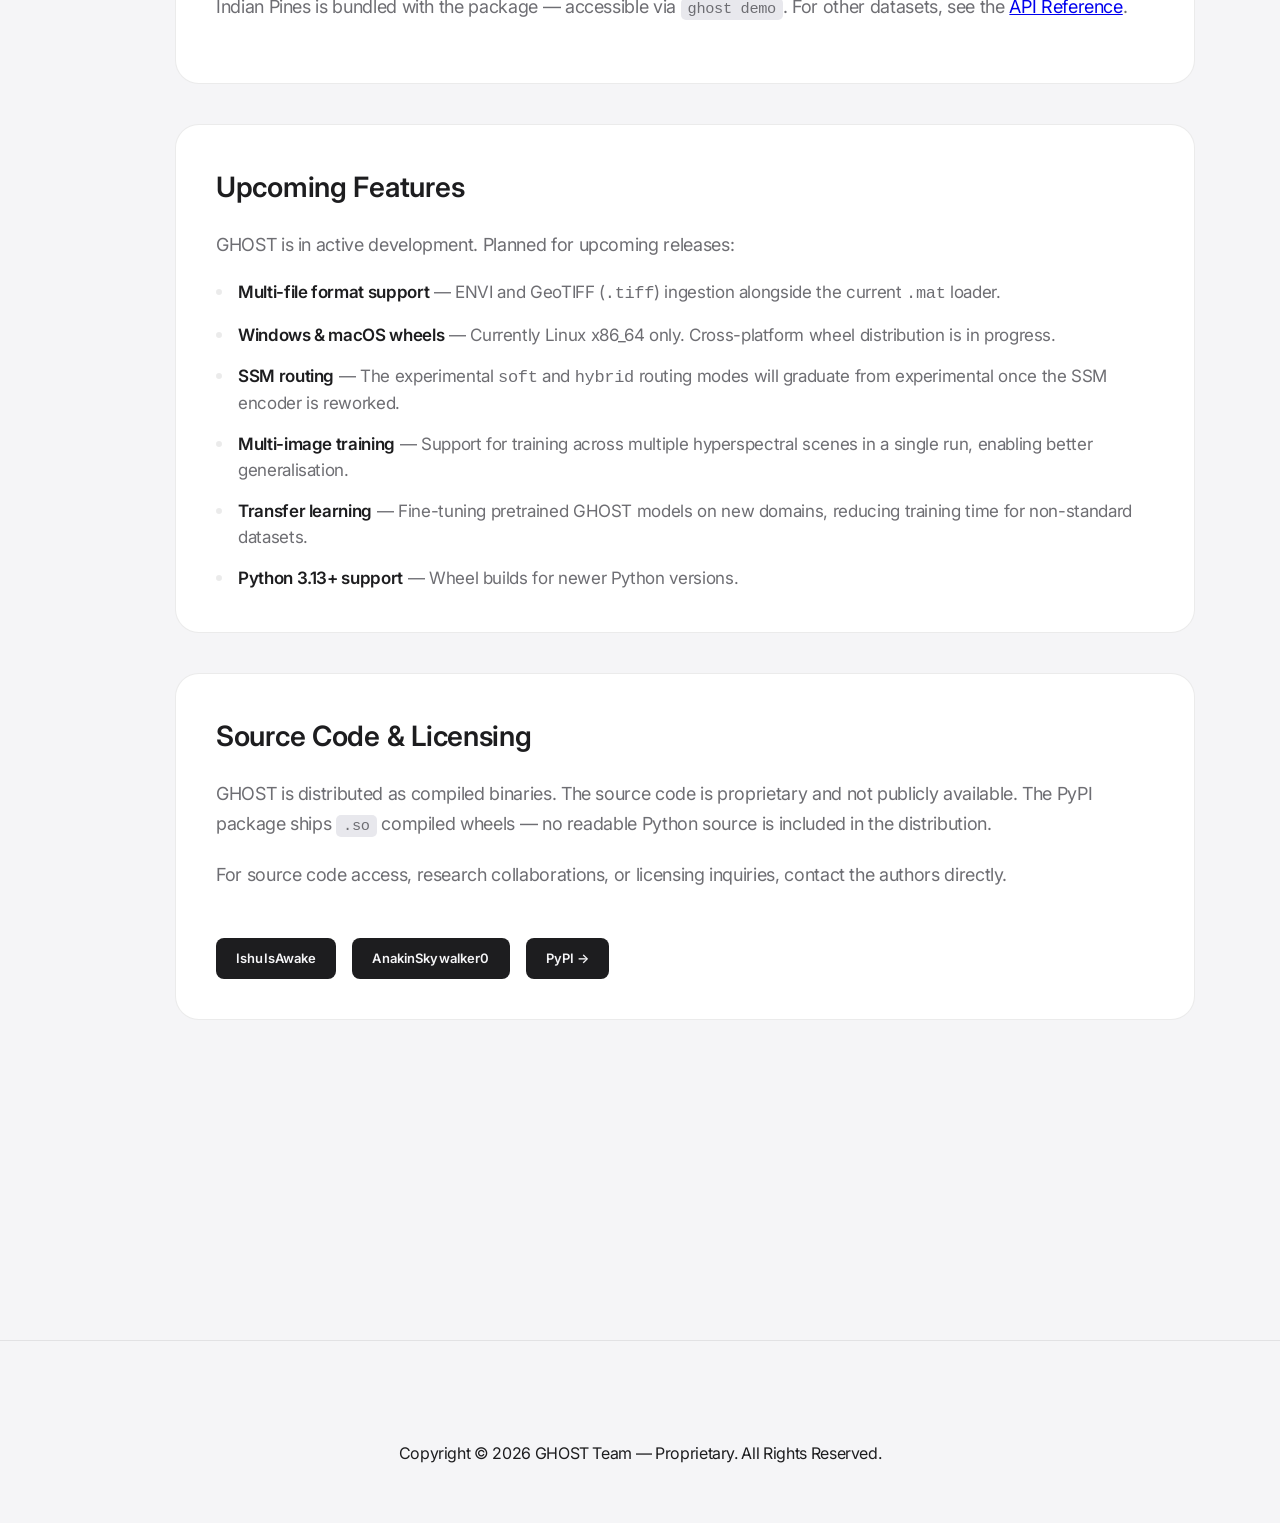
<file: docs.html>
<!DOCTYPE html>
<html lang="en">

<head>
    <meta charset="UTF-8">
    <meta name="viewport" content="width=device-width, initial-scale=1.0">
    <title>GHOST | Documentation</title>
    <meta name="description" content="GHOST documentation — what it does, how to use it, upcoming features.">
    <link rel="stylesheet" href="style.css">
</head>

<body class="docs-page">

    <div class="top-bar">
        <a href="index.html" class="top-btn">&#8592; Home</a>
        <a href="api.html" class="top-btn">API Reference</a>
        <button class="top-btn-icon" id="theme-toggle" aria-label="Toggle appearance">
            <svg id="theme-toggle-dark-icon" viewBox="0 0 20 20" xmlns="http://www.w3.org/2000/svg">
                <path d="M17.293 13.293A8 8 0 016.707 2.707a8.001 8.001 0 1010.586 10.586z"></path>
            </svg>
            <svg id="theme-toggle-light-icon" viewBox="0 0 20 20" xmlns="http://www.w3.org/2000/svg" style="display:none;">
                <path d="M10 2a1 1 0 011 1v1a1 1 0 11-2 0V3a1 1 0 011-1zm4 8a4 4 0 11-8 0 4 4 0 018 0zm-.464 4.95l.707.707a1 1 0 001.414-1.414l-.707-.707a1 1 0 00-1.414 1.414zm2.12-10.607a1 1 0 010 1.414l-.706.707a1 1 0 11-1.414-1.414l.707-.707a1 1 0 011.414 0zM17 11a1 1 0 100-2h-1a1 1 0 100 2h1zm-7 4a1 1 0 011 1v1a1 1 0 11-2 0v-1a1 1 0 011-1zM5.05 6.464A1 1 0 106.465 5.05l-.708-.707a1 1 0 00-1.414 1.414l.707.707zm1.414 8.486l-.707.707a1 1 0 01-1.414-1.414l.707-.707a1 1 0 011.414 1.414zM4 11a1 1 0 100-2H3a1 1 0 000 2h1z" fill-rule="evenodd" clip-rule="evenodd"></path>
            </svg>
        </button>
    </div>

    <!-- Left TOC Sidebar -->
    <nav>
        <a href="index.html">
            <svg width="20" height="20" viewBox="0 0 24 24" fill="none" stroke="currentColor" stroke-width="2"
                stroke-linecap="round" stroke-linejoin="round">
                <path d="m3 9 9-7 9 7v11a2 2 0 0 1-2 2H5a2 2 0 0 1-2-2z"></path>
                <polyline points="9 22 9 12 15 12 15 22"></polyline>
            </svg>
            <span>Home</span>
        </a>
        <a href="#what-is-ghost" data-toc="what-is-ghost">
            <svg width="20" height="20" viewBox="0 0 24 24" fill="none" stroke="currentColor" stroke-width="2"
                stroke-linecap="round" stroke-linejoin="round">
                <line x1="4" y1="9" x2="20" y2="9"></line>
                <line x1="4" y1="15" x2="20" y2="15"></line>
                <line x1="10" y1="3" x2="8" y2="21"></line>
                <line x1="16" y1="3" x2="14" y2="21"></line>
            </svg>
            <span>What is GHOST?</span>
        </a>
        <a href="#pipeline" data-toc="pipeline">
            <svg width="20" height="20" viewBox="0 0 24 24" fill="none" stroke="currentColor" stroke-width="2"
                stroke-linecap="round" stroke-linejoin="round">
                <line x1="4" y1="9" x2="20" y2="9"></line>
                <line x1="4" y1="15" x2="20" y2="15"></line>
                <line x1="10" y1="3" x2="8" y2="21"></line>
                <line x1="16" y1="3" x2="14" y2="21"></line>
            </svg>
            <span>Pipeline</span>
        </a>
        <a href="#design" data-toc="design">
            <svg width="20" height="20" viewBox="0 0 24 24" fill="none" stroke="currentColor" stroke-width="2"
                stroke-linecap="round" stroke-linejoin="round">
                <line x1="4" y1="9" x2="20" y2="9"></line>
                <line x1="4" y1="15" x2="20" y2="15"></line>
                <line x1="10" y1="3" x2="8" y2="21"></line>
                <line x1="16" y1="3" x2="14" y2="21"></line>
            </svg>
            <span>Design Choices</span>
        </a>
        <a href="#data-format" data-toc="data-format">
            <svg width="20" height="20" viewBox="0 0 24 24" fill="none" stroke="currentColor" stroke-width="2"
                stroke-linecap="round" stroke-linejoin="round">
                <line x1="4" y1="9" x2="20" y2="9"></line>
                <line x1="4" y1="15" x2="20" y2="15"></line>
                <line x1="10" y1="3" x2="8" y2="21"></line>
                <line x1="16" y1="3" x2="14" y2="21"></line>
            </svg>
            <span>Data Format</span>
        </a>
        <a href="#upcoming" data-toc="upcoming">
            <svg width="20" height="20" viewBox="0 0 24 24" fill="none" stroke="currentColor" stroke-width="2"
                stroke-linecap="round" stroke-linejoin="round">
                <line x1="4" y1="9" x2="20" y2="9"></line>
                <line x1="4" y1="15" x2="20" y2="15"></line>
                <line x1="10" y1="3" x2="8" y2="21"></line>
                <line x1="16" y1="3" x2="14" y2="21"></line>
            </svg>
            <span>Upcoming</span>
        </a>
        <a href="#licensing" data-toc="licensing">
            <svg width="20" height="20" viewBox="0 0 24 24" fill="none" stroke="currentColor" stroke-width="2"
                stroke-linecap="round" stroke-linejoin="round">
                <line x1="4" y1="9" x2="20" y2="9"></line>
                <line x1="4" y1="15" x2="20" y2="15"></line>
                <line x1="10" y1="3" x2="8" y2="21"></line>
                <line x1="16" y1="3" x2="14" y2="21"></line>
            </svg>
            <span>Licensing</span>
        </a>
    </nav>

    <main class="docs-main">
        <div class="docs-container">

            <section class="docs-header">
                <h1>Documentation</h1>
                <p class="subtitle">What GHOST is, what it does, and how to use it.</p>
            </section>

            <section class="docs-content">

                <div class="docs-card" id="what-is-ghost" data-section="what-is-ghost">
                    <h2>What is GHOST?</h2>
                    <p>A regular camera captures three numbers per pixel (RGB). A hyperspectral camera captures hundreds — creating a unique spectral fingerprint for every material in a scene.</p>
                    <p>GHOST is a hyperspectral image segmentation framework. Point it at any <code>.mat</code> hyperspectral dataset and get a per-pixel segmentation map — no code, no pipeline configuration, no PCA preprocessing.</p>
                    <div class="api-table-wrapper">
                        <table class="api-table">
                            <thead><tr><th>Challenge</th><th>GHOST Approach</th></tr></thead>
                            <tbody>
                                <tr><td>High dimensionality (100s of bands)</td><td>Continuum Removal + spectral-aware convolutions</td></tr>
                                <tr><td>Class imbalance</td><td>Recursive binary class splitting — each minority gets a specialist</td></tr>
                                <tr><td>Domain variation</td><td>Fully data-agnostic — parameters read at runtime</td></tr>
                            </tbody>
                        </table>
                    </div>
                </div>

                <div class="docs-card" id="pipeline" data-section="pipeline">
                    <h2>Pipeline</h2>
                    <p>GHOST processes a hyperspectral cube through five stages. The architecture is proprietary — this is a functional overview.</p>
                    <div class="api-table-wrapper">
                        <table class="api-table">
                            <thead><tr><th>Stage</th><th>What it does</th></tr></thead>
                            <tbody>
                                <tr><td>1.&nbsp; Continuum Removal</td><td>Physics-based spectral normalisation. Removes brightness and albedo variation — no PCA, no band selection, no information discarded.</td></tr>
                                <tr><td>2.&nbsp; Spectral Feature Extraction</td><td>3D convolutions model cross-band correlations explicitly. Handles any band count without reconfiguration.</td></tr>
                                <tr><td>3.&nbsp; Channel Attention</td><td>Learned per-channel importance weighting. Suppresses uninformative spectral bands automatically.</td></tr>
                                <tr><td>4.&nbsp; Spatial Encoding</td><td>Multi-scale encoder/decoder captures spatial context at multiple resolutions with skip connections. Supports any spatial dimension.</td></tr>
                                <tr><td>5.&nbsp; RSSP Tree</td><td>Recursive Spectral Splitting with Parallel Forests. Builds a binary class hierarchy using spectral angle distance. Each node trains an independent forest ensemble.</td></tr>
                            </tbody>
                        </table>
                    </div>
                </div>

                <div class="docs-card" id="design" data-section="design">
                    <h2>Key Design Choices</h2>

                    <h3 class="flag-group-title">No PCA</h3>
                    <p>Every major hyperspectral deep learning method requires PCA preprocessing — choosing how many components to retain, accepting discarded spectral information. GHOST replaces it with Continuum Removal, a physics-informed normalisation that preserves all spectral bands and requires zero configuration. This is especially important for non-standard domains (medical, planetary) where PCA assumptions break down.</p>

                    <h3 class="flag-group-title">Data-Agnostic at Runtime</h3>
                    <p>Band count, class count, spatial dimensions — all read from the <code>.mat</code> file at runtime. Nothing is hardcoded. The same compiled binary that segments Indian Pines (200 bands, 16 classes) also handles LUSC lung cancer pathology slides (61 bands, 3 classes) with zero code changes.</p>

                    <h3 class="flag-group-title">RSSP: Divide and Conquer</h3>
                    <p>A single global model is a poor fit for hyperspectral segmentation when some classes have very few samples. RSSP builds a binary tree over the class set using spectral similarity — classes that look different spectrally are split first. Each node trains its own ensemble, so minority classes are never competing against the majority in a shared softmax.</p>

                    <h3 class="flag-group-title">Routing</h3>
                    <p>At inference, GHOST routes pixels through the tree. Three modes are available: <code>forest</code> (recommended — ensemble voting), <code>hybrid</code>, and <code>soft</code>. Forest routing consistently outperforms the others in testing.</p>
                </div>

                <div class="docs-card" id="data-format" data-section="data-format">
                    <h2>Data Format</h2>
                    <p>GHOST accepts <code>.mat</code> files (MATLAB / HDF5 format). Array keys are auto-detected by dimensionality — no configuration needed.</p>
                    <div class="api-table-wrapper">
                        <table class="api-table">
                            <thead><tr><th>File</th><th>Shape</th><th>Notes</th></tr></thead>
                            <tbody>
                                <tr><td>Hyperspectral cube (<code>--data</code>)</td><td><code>(H, W, Bands)</code></td><td>Any band count. Float or int.</td></tr>
                                <tr><td>Ground truth (<code>--gt</code>)</td><td><code>(H, W)</code></td><td>Integer class labels. 0 = background / unlabeled.</td></tr>
                            </tbody>
                        </table>
                    </div>
                    <p>Indian Pines is bundled with the package — accessible via <code>ghost demo</code>. For other datasets, see the <a href="api.html">API Reference</a>.</p>
                </div>

                <div class="docs-card" id="upcoming" data-section="upcoming">
                    <h2>Upcoming Features</h2>
                    <p>GHOST is in active development. Planned for upcoming releases:</p>
                    <ul class="upcoming-list">
                        <li><div><strong>Multi-file format support</strong> — ENVI and GeoTIFF (<code>.tiff</code>) ingestion alongside the current <code>.mat</code> loader.</div></li>
                        <li><div><strong>Windows &amp; macOS wheels</strong> — Currently Linux x86_64 only. Cross-platform wheel distribution is in progress.</div></li>
                        <li><div><strong>SSM routing</strong> — The experimental <code>soft</code> and <code>hybrid</code> routing modes will graduate from experimental once the SSM encoder is reworked.</div></li>
                        <li><div><strong>Multi-image training</strong> — Support for training across multiple hyperspectral scenes in a single run, enabling better generalisation.</div></li>
                        <li><div><strong>Transfer learning</strong> — Fine-tuning pretrained GHOST models on new domains, reducing training time for non-standard datasets.</div></li>
                        <li><div><strong>Python 3.13+ support</strong> — Wheel builds for newer Python versions.</div></li>
                    </ul>
                </div>

                <div class="docs-card" id="licensing" data-section="licensing">
                    <h2>Source Code &amp; Licensing</h2>
                    <p>GHOST is distributed as compiled binaries. The source code is proprietary and not publicly available. The PyPI package ships <code>.so</code> compiled wheels — no readable Python source is included in the distribution.</p>
                    <p>For source code access, research collaborations, or licensing inquiries, contact the authors directly.</p>
                    <div style="margin-top: 24px; display: flex; gap: 16px; flex-wrap: wrap;">
                        <a href="https://github.com/IshuIsAwake" target="_blank" class="app-link-btn">IshuIsAwake</a>
                        <a href="https://github.com/AnakinSkywalker0" target="_blank" class="app-link-btn">AnakinSkywalker0</a>
                        <a href="https://pypi.org/project/ghost-hsi/" target="_blank" class="app-link-btn">PyPI &rarr;</a>
                    </div>
                </div>

            </section>
        </div>
    </main>

    <footer>
        <div class="docs-container footer-content">
            <div class="footer-bottom">
                <p>Copyright &copy; 2026 GHOST Team &mdash; Proprietary. All Rights Reserved.</p>
            </div>
        </div>
    </footer>

    <script src="script.js"></script>
</body>

</html>
</file>
<file: style.css>
@import url('https://fonts.googleapis.com/css2?family=Inter:wght@300;400;500;600;700&display=swap');

:root {
    --bg-white: #f5f5f7;       
    --bg-soft: #ffffff;        
    --text-primary: #1d1d1f;
    --text-secondary: #6e6e73;
    --accent-blue: #000000;    /* Strict Black */
    --border-color: rgba(0, 0, 0, 0.08);
    --glass-bg: rgba(245, 245, 247, 0.82);
    --code-bg: #e8e8ed;
}

[data-theme="dark"] {
    --bg-white: #000000;       /* Pure Black */
    --bg-soft: #0a0a0a;        /* Near Black */
    --text-primary: #ffffff;   /* Pure White */
    --text-secondary: #86868b;
    --accent-blue: #ffffff;    /* Strict White */
    --border-color: rgba(255, 255, 255, 0.12);
    --glass-bg: rgba(0, 0, 0, 0.85);
    --code-bg: #161617;
}

* {
    margin: 0;
    padding: 0;
    box-sizing: border-box;
    -webkit-font-smoothing: antialiased;
}

body {
    background-color: var(--bg-white);
    color: var(--text-primary);
    font-family: "SF Pro Display", "SF Pro Icons", "Apple Inter", "Inter", "Helvetica Neue", Helvetica, Arial, sans-serif;
    line-height: 1.47059;
    font-weight: 400;
    letter-spacing: -0.022em;
}

/* Vertical Sidebar Glassmorphism */
nav {
    position: fixed;
    top: 50%;
    left: 20px;
    transform: translateY(-50%) translateX(-100px);
    width: 64px;
    height: auto;
    background: var(--glass-bg);
    backdrop-filter: saturate(180%) blur(20px);
    z-index: 9999;
    border: 1px solid var(--border-color);
    border-radius: 32px;
    display: flex;
    flex-direction: column;
    justify-content: center;
    align-items: flex-start;
    padding: 24px 0;
    box-shadow: 0 8px 32px 0 rgba(0, 0, 0, 0.08);
    transition: width 0.4s cubic-bezier(0.4, 0, 0.2, 1), transform 1s cubic-bezier(0.2, 0.8, 0.2, 1);
    overflow: hidden;
    opacity: 0;
}

nav.loaded {
    transform: translateY(-50%) translateX(0);
    opacity: 1;
}

nav:hover {
    width: 180px;
}

nav a {
    color: var(--text-primary);
    text-decoration: none;
    font-size: 14px;
    opacity: 0.7;
    margin: 12px 0;
    font-weight: 500;
    transition: all 0.3s ease;
    display: flex;
    align-items: center;
    width: 100%;
    padding: 0 22px; /* Stable icon position */
}

nav a svg {
    min-width: 20px; /* Force icon width to prevent shifting */
}

nav a span {
    margin-left: 15px;
    opacity: 0;
    transform: translateX(-10px);
    transition: all 0.3s ease;
    white-space: nowrap;
    pointer-events: none;
}

nav:hover a span {
    opacity: 1;
    transform: translateX(0);
}

nav a:hover {
    opacity: 1;
    color: var(--accent-blue);
}

.theme-toggle {
    background: none;
    border: none;
    cursor: pointer;
    color: var(--text-primary);
    padding: 0 22px; /* Matching the sidebar icon alignment */
    margin-top: 15px;
    width: 100%;
    display: flex;
    align-items: center;
    justify-content: flex-start;
    opacity: 0.7;
    transition: all 0.3s ease;
}

.theme-toggle:hover {
    opacity: 1;
    color: var(--accent-blue);
}

.theme-toggle svg {
    min-width: 20px;
    height: 20px;
    fill: currentColor;
}

.theme-toggle span {
    margin-left: 15px;
    opacity: 0;
    transform: translateX(-10px);
    transition: all 0.3s ease;
    white-space: nowrap;
    pointer-events: none;
}

nav:hover .theme-toggle span {
    opacity: 1;
    transform: translateX(0);
}

/* Layout */
.container {
    max-width: 980px;
    margin: 0 auto;
    padding: 0 22px;
}

header {
    height: 100vh;
    display: flex;
    flex-direction: column;
    justify-content: center;
    align-items: center;
    text-align: center;
    position: relative;
    overflow: hidden;
    opacity: 0;
    transform: translateY(20px);
    transition: all 1.2s cubic-bezier(0.2, 0.8, 0.2, 1);
}

header.loaded {
    opacity: 1;
    transform: translateY(0);
}

/* Preloader */
#preloader {
    position: fixed;
    top: 0;
    left: 0;
    width: 100%;
    height: 100%;
    background: var(--bg-white);
    z-index: 10000;
    display: flex;
    justify-content: center;
    align-items: center;
    transition: opacity 0.8s ease, visibility 0.8s;
}

#preloader.fade-out {
    opacity: 0;
    visibility: hidden;
}

.loader-logo {
    font-size: 64px;
    font-weight: 700;
    letter-spacing: -0.05em;
    color: var(--text-primary);
    opacity: 0;
    transform: scale(0.9);
    filter: blur(10px);
    animation: ghost-entrance 2s cubic-bezier(0.2, 0.8, 0.2, 1) forwards;
}

@keyframes ghost-entrance {
    0% { opacity: 0; transform: scale(0.9); filter: blur(10px); }
    30% { opacity: 1; transform: scale(1); filter: blur(0px); }
    80% { opacity: 1; transform: scale(1); filter: blur(0px); }
    100% { opacity: 0; transform: scale(1.1); filter: blur(5px); }
}

.hero-content {
    position: relative;
    z-index: 2;
}

.hero-content h1 {
    font-size: 110px;
    font-weight: 600;
    letter-spacing: -0.05em;
    margin-bottom: 20px;
    color: var(--text-primary);
}

.hero-subtitle {
    font-size: 20px;
    font-weight: 400;
    color: var(--text-secondary);
    margin-bottom: 60px;
    letter-spacing: 0.02em;
    opacity: 0.8;
}

.hero-tagline {
    font-size: 32px;
    font-weight: 500;
    color: var(--text-primary);
    max-width: 900px;
    margin: 0 auto 20px auto;
    line-height: 1.1;
}

.hero-features {
    font-size: 13px;
    font-weight: 600;
    color: var(--text-secondary);
    text-transform: uppercase;
    letter-spacing: 0.2em;
    margin-bottom: 80px;
    opacity: 0.7;
}

.hero-terminal {
    max-width: 600px;
    margin: 0 auto;
    text-align: left;
}

/* Sections */
section {
    padding: 120px 0;
}

.section-title {
    font-size: 48px;
    font-weight: 600;
    margin-bottom: 60px;
    text-align: center;
    letter-spacing: -0.003em;
}

/* Benchmarks Table */
.table-container {
    background: var(--bg-soft);
    border-radius: 30px;
    border: 1px solid var(--border-color);
    overflow: hidden;
    margin: 0 auto;
    box-shadow: 0 20px 40px rgba(0, 0, 0, 0.05);
}

.benchmark-table {
    width: 100%;
    border-collapse: collapse;
    text-align: left;
    font-size: 16px;
}

.benchmark-table th {
    background: var(--bg-white);
    padding: 24px 30px;
    font-size: 12px;
    font-weight: 600;
    text-transform: uppercase;
    letter-spacing: 0.1em;
    color: var(--text-secondary);
    border-bottom: 1px solid var(--border-color);
}

.benchmark-table td {
    padding: 24px 30px;
    border-bottom: 1px solid var(--border-color);
    color: var(--text-primary);
    font-weight: 500;
}

.benchmark-table tr:last-child td {
    border-bottom: none;
}

.benchmark-table tr:hover {
    background: rgba(255, 255, 255, 0.05);
}

.dataset-name {
    font-weight: 600 !important;
    color: var(--text-primary);
}

[data-theme="dark"] .benchmark-table tr:hover {
    background: rgba(255, 255, 255, 0.02);
}

[data-theme="dark"] .table-container {
    box-shadow: 0 20px 80px rgba(0, 0, 0, 0.3);
}

.table-note {
    font-size: 13px;
    color: var(--text-secondary);
    text-align: center;
    margin-top: 15px;
    opacity: 0.8;
    line-height: 1.6;
}

.table-note strong {
    color: var(--text-primary);
    font-weight: 600;
}

/* Architecture Grid (Cleanup - can keep or remove if unused) */

/* Sections */
section {
    padding: 120px 0;
}

/* Apps Grid */
.apps-grid {
    display: grid;
    grid-template-columns: repeat(auto-fit, minmax(280px, 1fr));
    gap: 40px;
    margin-top: 40px;
}

@media (max-width: 768px) {
    .apps-grid {
        grid-template-columns: 1fr;
    }
}

.app-card {
    background: var(--bg-soft);
    border-radius: 30px;
    border: 1px solid var(--border-color);
    overflow: hidden;
    transition: all 0.4s cubic-bezier(0.4, 0, 0.2, 1);
    box-shadow: 0 10px 30px rgba(0, 0, 0, 0.05);
}

.app-card:hover {
    transform: translateY(-10px);
    box-shadow: 0 20px 50px rgba(255, 255, 255, 0.1);
}

.app-image {
    width: 100%;
    height: 300px;
    overflow: hidden;
    background: #000;
}

.app-image img {
    width: 100%;
    height: 100%;
    object-fit: cover;
    transition: transform 0.8s ease;
}

.app-card:hover .app-image img {
    transform: scale(1.05);
}

.app-info {
    padding: 40px;
}

.app-badge {
    display: inline-block;
    padding: 6px 14px;
    background: transparent;
    color: var(--text-secondary);
    border: 1px solid var(--border-color);
    border-radius: 20px;
    font-size: 11px;
    font-weight: 600;
    text-transform: uppercase;
    letter-spacing: 0.1em;
    margin-bottom: 20px;
}

.app-card h3 {
    font-size: 28px;
    font-weight: 600;
    margin-bottom: 15px;
    letter-spacing: -0.01em;
}

.app-card p {
    font-size: 16px;
    color: var(--text-secondary);
    line-height: 1.6;
}

[data-theme="dark"] .app-card {
    box-shadow: 0 10px 40px rgba(0, 0, 0, 0.4);
}

/* RSSP Detail */
.rssp-container {
    display: flex;
    align-items: center;
    gap: 80px;
    background: var(--bg-soft);
    padding: 80px;
    border-radius: 40px;
    border: 1px solid var(--border-color);
}

/* Top Navigation Bar */
.top-bar {
    position: fixed;
    top: 30px;
    right: 40px;
    z-index: 10001; /* Above preloader and sidebar */
    display: flex;
    gap: 12px;
    opacity: 0;
    transform: translateY(-20px);
    transition: all 0.8s cubic-bezier(0.16, 1, 0.3, 1);
}

.top-bar.loaded {
    opacity: 1;
    transform: translateY(0);
}

.top-btn {
    padding: 8px 18px;
    background: var(--text-primary);
    color: var(--bg-white);
    border: 1px solid var(--text-primary);
    border-radius: 8px;
    text-decoration: none;
    font-size: 13px;
    font-weight: 600;
    transition: all 0.2s ease;
    display: flex;
    align-items: center;
    box-shadow: 0 4px 12px rgba(0, 0, 0, 0.1);
}

.top-btn:hover {
    background: transparent;
    color: var(--text-primary);
    transform: translateY(-1px);
}

/* Secondary Button Style */
.top-btn-secondary {
    background: var(--bg-white);
    color: var(--text-primary);
    border: 1px solid var(--border-color);
}

.top-btn-secondary:hover {
    background: var(--border-color);
}

@media (max-width: 768px) {
    .top-bar {
        top: 20px;
        right: 20px;
        flex-direction: column;
        align-items: flex-end;
        gap: 8px;
    }

    .top-btn {
        padding: 6px 14px;
        font-size: 11px;
    }

    /* Index Scaling */
    .hero-content h1 {
        font-size: 60px;
    }

    .hero-tagline {
        font-size: 24px;
        padding: 0 10px;
    }

    .hero-subtitle {
        font-size: 16px;
        margin-bottom: 40px;
        padding: 0 15px;
    }

    .rssp-content h2 {
        font-size: 32px;
    }

    /* Section Spacing */
    section {
        padding: 60px 0;
    }

    /* App Card Scaling */
    .app-info {
        padding: 24px;
    }

    .app-card h3 {
        font-size: 24px;
    }

    .app-image {
        height: 200px;
    }

    /* Docs/API Scaling */
    .docs-header h1 {
        font-size: 36px;
    }

    .docs-main {
        padding-top: 100px;
    }

    .docs-card {
        padding: 24px;
    }

    .api-table-wrapper {
        overflow-x: auto;
        -webkit-overflow-scrolling: touch;
        margin: 20px -24px;
        padding: 0 24px;
    }

    .api-table {
        min-width: 600px;
    }

    .author-separator {
        display: none;
    }

    .author-links {
        flex-direction: column;
        gap: 10px;
    }

    /* Sidebar to Bottom Bar */
    nav {
        left: 20px;
        right: 20px;
        bottom: 20px;
        top: auto;
        transform: translateY(100px);
        width: calc(100% - 40px);
        height: 60px;
        flex-direction: row;
        justify-content: center;
        padding: 0;
        border-radius: 20px;
    }

    nav.loaded {
        transform: translateY(0);
    }

    nav:hover {
        width: calc(100% - 40px);
    }

    nav a {
        width: auto;
        padding: 0 15px;
        margin: 0;
        justify-content: center;
    }

    nav a span, .theme-toggle span {
        display: none;
    }

    .theme-toggle {
        width: auto;
        padding: 0 15px;
        margin-top: 0;
    }
}

@media (max-width: 900px) {
    .rssp-container {
        flex-direction: column;
        padding: 40px;
    }
}

.rssp-content {
    flex: 1;
}

.rssp-content h2 {
    font-size: 42px;
    font-weight: 600;
    margin-bottom: 25px;
    letter-spacing: -0.02em;
}

.rssp-desc {
    font-size: 18px;
    color: var(--text-secondary);
    margin-bottom: 40px;
    line-height: 1.6;
}

.rssp-features {
    display: grid;
    gap: 30px;
}

.rssp-feature h4 {
    font-size: 16px;
    font-weight: 600;
    margin-bottom: 8px;
    display: flex;
    align-items: center;
    gap: 10px;
}

.rssp-feature h4::before {
    content: '';
    width: 6px;
    height: 6px;
    background: var(--accent-blue);
    border-radius: 50%;
}

.rssp-feature p {
    font-size: 14px;
    color: var(--text-secondary);
}

.rssp-visual {
    flex: 1;
    display: flex;
    justify-content: center;
    align-items: center;
    min-height: 400px;
    perspective: 1000px;
    overflow: hidden;
}

.shapes-container {
    position: relative;
    width: 100%;
    max-width: 400px;
    height: 380px;
    transform-style: preserve-3d;
    margin: 0 auto;
}

.shape-node {
    position: absolute;
    background: rgba(255, 255, 255, 0.05);
    border: 2px solid var(--accent-blue);
    transform-style: preserve-3d;
    opacity: 0;
    box-shadow: 0 0 30px rgba(255, 255, 255, 0.15);
    /* Explicitly centering each node at its 'left' position */
    transform-origin: center;
}

/* Cycle Loop: 6s Total */
.level-0 {
    width: 80px;
    height: 80px;
    top: 20px;
    left: 50%;
    margin-left: -40px; /* Perfect center */
    animation: root-cycle 6s cubic-bezier(0.4, 0, 0.2, 1) infinite;
}

.level-1-left, .level-1-right {
    width: 50px;
    height: 50px;
    top: 160px;
    animation: branch-cycle-1 6s cubic-bezier(0.4, 0, 0.2, 1) infinite;
}

.level-1-left { left: 25%; margin-left: -25px; }
.level-1-right { left: 75%; margin-left: -25px; }

.level-2-1, .level-2-2, .level-2-3, .level-2-4 {
    width: 30px;
    height: 30px;
    top: 280px;
    animation: branch-cycle-2 6s cubic-bezier(0.4, 0, 0.2, 1) infinite;
}

.level-2-1 { left: 12.5%; margin-left: -15px; }
.level-2-2 { left: 37.5%; margin-left: -15px; }
.level-2-3 { left: 62.5%; margin-left: -15px; }
.level-2-4 { left: 87.5%; margin-left: -15px; }

@keyframes root-cycle {
    0%, 10% { opacity: 0; transform: rotateX(45deg) rotateZ(45deg) scale(0); }
    15%, 85% { opacity: 1; transform: rotateX(45deg) rotateZ(45deg) scale(1); }
    90%, 100% { opacity: 0; transform: rotateX(45deg) rotateZ(45deg) scale(0); }
}

@keyframes branch-cycle-1 {
    0%, 30% { opacity: 0; transform: rotateX(45deg) rotateZ(45deg) scale(0); }
    35%, 80% { opacity: 1; transform: rotateX(45deg) rotateZ(45deg) scale(1); }
    85%, 100% { opacity: 0; transform: rotateX(45deg) rotateZ(45deg) scale(0); }
}

@keyframes branch-cycle-2 {
    0%, 50% { opacity: 0; transform: rotateX(45deg) rotateZ(45deg) scale(0); }
    55%, 75% { opacity: 0.8; transform: rotateX(45deg) rotateZ(45deg) scale(1); }
    80%, 100% { opacity: 0; transform: rotateX(45deg) rotateZ(45deg) scale(0); }
}

/* Particles */
.particle {
    position: absolute;
    width: 4px;
    height: 4px;
    background: var(--accent-blue);
    border-radius: 50%;
    filter: blur(1px);
    opacity: 0.2;
}

.p1 { top: 20%; left: 30%; animation: particle-orbit 6s linear infinite; }
.p2 { top: 60%; left: 80%; animation: particle-orbit 8s linear infinite reverse; }
.p3 { top: 10%; left: 70%; animation: particle-orbit 5s linear infinite; }

@keyframes particle-orbit {
    0% { transform: rotate(0deg) translateX(120px) rotate(0deg); opacity: 0; }
    50% { opacity: 0.8; }
    100% { transform: rotate(360deg) translateX(120px) rotate(-360deg); opacity: 0; }
}

/* Help Grid */
.help-grid {
    display: grid;
    grid-template-columns: repeat(auto-fit, minmax(280px, 1fr));
    gap: 30px;
}

.help-card {
    background: var(--bg-soft);
    padding: 60px 40px;
    border-radius: 30px;
    border: 1px solid var(--border-color);
}

.help-card h3 {
    font-size: 24px;
    font-weight: 600;
    margin-bottom: 30px;
}

.code-stack {
    background: var(--code-bg);
    padding: 24px;
    border-radius: 12px;
    font-family: 'SF Mono', monospace;
    font-size: 14px;
}

.code-line {
    margin-bottom: 15px;
    color: var(--text-secondary);
}

.code-line:last-child {
    margin-bottom: 0;
}

.code-line span {
    color: var(--text-primary);
    font-weight: 600;
}

.support-links {
    display: flex;
    flex-wrap: wrap;
    gap: 15px;
}

.support-links ul {
    list-style: none;
    padding: 0;
    margin: 0;
    display: flex;
    flex-wrap: wrap;
    gap: 15px;
}


.support-links a {
    color: var(--accent-blue);
    text-decoration: none;
    font-size: 14px;
    font-weight: 500;
    width: fit-content;
    transition: opacity 0.2s ease;
}

.support-links a:hover {
    opacity: 0.7;
}

/* Tutorial Stepper - Vertical Timeline */
.tutorial-stepper {
    max-width: 800px;
    margin: 0 auto;
    position: relative;
    padding-left: 60px;
}

.step-card {
    position: relative;
    margin-bottom: 120px;
}

.step-card:not(:last-child)::after {
    content: '';
    position: absolute;
    left: -61px;
    top: 34px;
    width: 2px;
    height: calc(100% + 120px - 34px);
    background: var(--border-color);
}

.step-card:last-child {
    margin-bottom: 0;
}

.step-number-circle {
    position: absolute;
    left: -78px;
    top: 0;
    width: 34px;
    height: 34px;
    background: var(--bg-white);
    border: 2px solid var(--accent-blue);
    border-radius: 50%;
    display: flex;
    align-items: center;
    justify-content: center;
    font-weight: 600;
    font-size: 14px;
    color: var(--accent-blue);
    z-index: 2;
    box-shadow: 0 0 0 8px var(--bg-white);
}

.step-badge {
    display: inline-block;
    padding: 4px 10px;
    background: rgba(255, 255, 255, 0.1);
    color: var(--text-primary);
    border-radius: 20px;
    font-size: 11px;
    font-weight: 600;
    letter-spacing: 0.05em;
    margin-bottom: 15px;
}

.step-card h3 {
    font-size: 32px;
    font-weight: 600;
    margin-bottom: 15px;
    letter-spacing: -0.02em;
}

.step-card p {
    font-size: 18px;
    color: var(--text-secondary);
    margin-bottom: 30px;
    max-width: 600px;
}

/* Terminal Window Styling */
.terminal-window {
    background: #1c1c1e;
    border-radius: 12px;
    overflow: hidden;
    box-shadow: 0 20px 40px rgba(0, 0, 0, 0.15);
    border: 1px solid rgba(255, 255, 255, 0.1);
}

.terminal-header {
    background: #2c2c2e;
    padding: 10px 16px;
    display: flex;
    justify-content: space-between;
    align-items: center;
    border-bottom: 1px solid rgba(255, 255, 255, 0.05);
}

.terminal-controls {
    display: flex;
    gap: 12px;
    align-items: center;
}

.terminal-prompt {
    color: #86868b;
    font-family: 'SF Mono', monospace;
    font-weight: 700;
}

.terminal-title {
    color: #a1a1a6;
    font-family: 'SF Pro Display', sans-serif;
    font-size: 11px;
    font-weight: 500;
    letter-spacing: 0.05em;
    text-transform: uppercase;
}

.terminal-copy-btn {
    background: transparent;
    border: 1px solid rgba(255, 255, 255, 0.2);
    color: #a1a1a6;
    padding: 4px 10px;
    border-radius: 6px;
    font-size: 11px;
    font-weight: 500;
    cursor: pointer;
    display: flex;
    align-items: center;
    gap: 6px;
    transition: all 0.2s ease;
}

.terminal-copy-btn:hover {
    color: #f5f5f7;
    background: rgba(255, 255, 255, 0.1);
    border-color: rgba(255, 255, 255, 0.4);
}

.terminal-copy-btn.success {
    background: #34c759;
    color: white;
    border-color: #34c759;
}

.terminal-window pre {
    margin: 0;
    background: transparent;
    padding: 24px;
}

.terminal-window code {
    color: #e5e5e5;
    font-size: 15px;
    line-height: 1.6;
}

[data-theme="dark"] .step-number-circle {
    background: var(--bg-white);
    box-shadow: 0 0 0 8px var(--bg-white);
}

[data-theme="dark"] .terminal-window {
    border: 1px solid rgba(255, 255, 255, 0.05);
    box-shadow: 0 20px 60px rgba(0, 0, 0, 0.5);
}

/* Logic for Reveal */
.reveal {
    opacity: 0;
    transform: translateY(40px);
    transition: all 0.8s cubic-bezier(0.4, 0, 0.2, 1);
}

.reveal.active {
    opacity: 1;
    transform: translateY(0);
}

/* Footer */
footer {
    padding: 100px 0 60px;
    border-top: 1px solid var(--border-color);
}

.footer-content {
    display: flex;
    flex-direction: column;
    align-items: center;
    gap: 50px;
    text-align: center;
}

.footer-authors {
    display: flex;
    flex-direction: column;
    gap: 16px;
}

.footer-label {
    font-size: 11px;
    font-weight: 600;
    text-transform: uppercase;
    letter-spacing: 0.15em;
    color: var(--text-secondary);
    opacity: 0.7;
}

.author-links {
    display: flex;
    align-items: center;
    justify-content: center;
    gap: 25px;
    font-size: 20px;
    font-weight: 500;
    letter-spacing: -0.01em;
}

.author-links a {
    color: var(--text-primary);
    text-decoration: none;
    transition: all 0.3s ease;
}

.author-links a:hover {
    color: var(--accent-blue);
    transform: translateY(-2px);
}

.author-separator {
    color: var(--border-color);
    font-weight: 200;
    font-size: 24px;
}

/* Pending / empty table rows */
.pending-row td {
    color: var(--text-secondary);
    opacity: 0.4;
}

/* Inline code in paragraphs and notes */
p code, .table-note code, .step-card p code {
    background: var(--code-bg);
    padding: 2px 7px;
    border-radius: 5px;
    font-family: 'SF Mono', 'Fira Code', monospace;
    font-size: 0.85em;
    font-style: normal;
}

/* Flag group sub-headings inside docs-card */
.flag-group-title {
    font-size: 12px;
    font-weight: 700;
    text-transform: uppercase;
    letter-spacing: 0.12em;
    color: var(--text-secondary);
    margin: 36px 0 14px;
}

/* Active top-bar button (current page) */
.top-btn-active {
    background: transparent;
    color: var(--text-primary);
    border: 1px solid var(--border-color);
    box-shadow: none;
}

.top-btn-active:hover {
    background: var(--border-color);
    transform: none;
}

/* Docs and API Page Layouts */
.docs-page, .api-page {
    background: var(--bg-white);
    color: var(--text-primary);
    line-height: 1.6;
}


.docs-container {
    max-width: 1100px;
    margin: 0 auto;
    padding: 0 40px;
}

.docs-header {
    margin-bottom: 80px;
    text-align: left;
}

.docs-header h1 {
    font-size: 56px;
    font-weight: 700;
    letter-spacing: -0.03em;
    margin-bottom: 10px;
}

.docs-header .subtitle {
    font-size: 20px;
    color: var(--text-secondary);
    font-weight: 400;
}

.docs-content {
    display: flex;
    flex-direction: column;
    gap: 40px;
}

.docs-card {
    background: var(--bg-soft);
    border: 1px solid var(--border-color);
    border-radius: 24px;
    padding: 40px;
    transition: transform 0.3s ease, box-shadow 0.3s ease;
}

.docs-card:hover {
    transform: translateY(-4px);
    box-shadow: 0 20px 40px rgba(0, 0, 0, 0.04);
}

.docs-card h2 {
    font-size: 28px;
    font-weight: 600;
    margin-bottom: 20px;
    letter-spacing: -0.01em;
}

.docs-card p {
    font-size: 18px;
    color: var(--text-secondary);
    margin-bottom: 20px;
    line-height: 1.7;
}

.docs-code-block {
    background: var(--code-bg);
    padding: 24px;
    border-radius: 16px;
    margin: 20px 0;
    font-family: 'SF Mono', 'Fira Code', monospace;
    font-size: 14px;
    overflow-x: auto;
}

.docs-code-block code {
    display: block;
    color: var(--text-primary);
    margin-bottom: 8px;
}

.docs-math {
    background: rgba(0,0,0,0.03);
    padding: 20px;
    border-radius: 12px;
    text-align: center;
    font-style: italic;
    margin: 20px 0;
}

[data-theme="dark"] .docs-math {
    background: rgba(255,255,255,0.03);
}

/* API Specific */
.api-category {
    font-size: 12px;
    font-weight: 700;
    text-transform: uppercase;
    letter-spacing: 0.15em;
    color: var(--text-secondary);
    margin: 80px 0 30px;
    padding-left: 0;
    border: none;
}

.api-section h3 {
    font-size: 24px;
    font-weight: 600;
    margin-bottom: 15px;
}

.api-table {
    width: 100%;
    border-collapse: separate;
    border-spacing: 0;
    margin: 20px 0;
    border: 1px solid var(--border-color);
    border-radius: 16px;
    overflow: hidden;
}

.api-table th {
    background: rgba(0,0,0,0.02);
    padding: 16px 20px;
    font-size: 12px;
    font-weight: 600;
    text-transform: uppercase;
    letter-spacing: 0.05em;
    color: var(--text-secondary);
    text-align: left;
    border-bottom: 1px solid var(--border-color);
}

[data-theme="dark"] .api-table th {
    background: rgba(255,255,255,0.02);
}

.api-table td {
    padding: 16px 20px;
    font-size: 14px;
    border-bottom: 1px solid var(--border-color);
    vertical-align: top;
}

.api-table tr:last-child td {
    border-bottom: none;
}

.api-table td code {
    background: var(--code-bg);
    padding: 2px 6px;
    border-radius: 4px;
    font-weight: 500;
    font-size: 13px;
}

/* Footer Re-style for docs */
.docs-page footer, .api-page footer {
    border-top: 1px solid var(--border-color);
    margin-top: 100px;
}

/* Smooth scroll */
html {
    scroll-behavior: smooth;
}

/* Docs / API pages — offset content from left sidebar */
.docs-main {
    padding-top: 120px;
    padding-bottom: 100px;
    padding-left: 90px;
    min-height: 100vh;
}

@media (max-width: 768px) {
    .docs-main {
        padding-left: 0;
        padding-top: 80px;
    }
}

/* Beta badge */
.beta-badge {
    display: inline-block;
    padding: 5px 14px;
    background: transparent;
    border: 1px solid var(--border-color);
    border-radius: 20px;
    font-size: 11px;
    font-weight: 700;
    text-transform: uppercase;
    letter-spacing: 0.18em;
    color: var(--text-secondary);
    margin-bottom: 28px;
}

/* Platform notice under hero terminal */
.platform-notice {
    font-size: 13px;
    color: var(--text-secondary);
    margin-top: 18px;
    opacity: 0.65;
    letter-spacing: 0.01em;
}

.platform-notice a {
    color: var(--text-secondary);
    text-decoration: underline;
    text-underline-offset: 3px;
}

/* App card link button */
.app-link-btn {
    display: inline-flex;
    align-items: center;
    gap: 6px;
    margin-top: 24px;
    padding: 10px 20px;
    background: var(--text-primary);
    color: var(--bg-white);
    border-radius: 8px;
    font-size: 13px;
    font-weight: 600;
    text-decoration: none;
    transition: opacity 0.2s ease;
    letter-spacing: 0.01em;
}

.app-link-btn:hover {
    opacity: 0.7;
}

/* Theme toggle icon button in top-bar */
.top-btn-icon {
    background: var(--text-primary);
    color: var(--bg-white);
    border: 1px solid var(--text-primary);
    border-radius: 8px;
    width: 36px;
    height: 36px;
    padding: 0;
    display: flex;
    align-items: center;
    justify-content: center;
    cursor: pointer;
    transition: all 0.2s ease;
    box-shadow: 0 4px 12px rgba(0, 0, 0, 0.1);
    flex-shrink: 0;
}

.top-btn-icon:hover {
    background: transparent;
    color: var(--text-primary);
    transform: translateY(-1px);
}

.top-btn-icon svg {
    width: 16px;
    height: 16px;
    fill: currentColor;
    display: block;
}

/* TOC active link highlight */
nav a.toc-active {
    opacity: 1;
    color: var(--accent-blue);
}

/* Upcoming feature list in docs */
.upcoming-list {
    list-style: none;
    padding: 0;
    margin: 0;
    display: flex;
    flex-direction: column;
    gap: 16px;
}

.upcoming-list li {
    display: flex;
    align-items: flex-start;
    gap: 16px;
    font-size: 17px;
    color: var(--text-secondary);
    line-height: 1.5;
}

.upcoming-list li::before {
    content: '';
    flex-shrink: 0;
    width: 6px;
    height: 6px;
    background: var(--border-color);
    border-radius: 50%;
    margin-top: 9px;
}

.upcoming-list li strong {
    color: var(--text-primary);
    font-weight: 600;
}

/* Docs section anchors — offset for fixed header */
[data-section] {
    scroll-margin-top: 40px;
}
</file>
